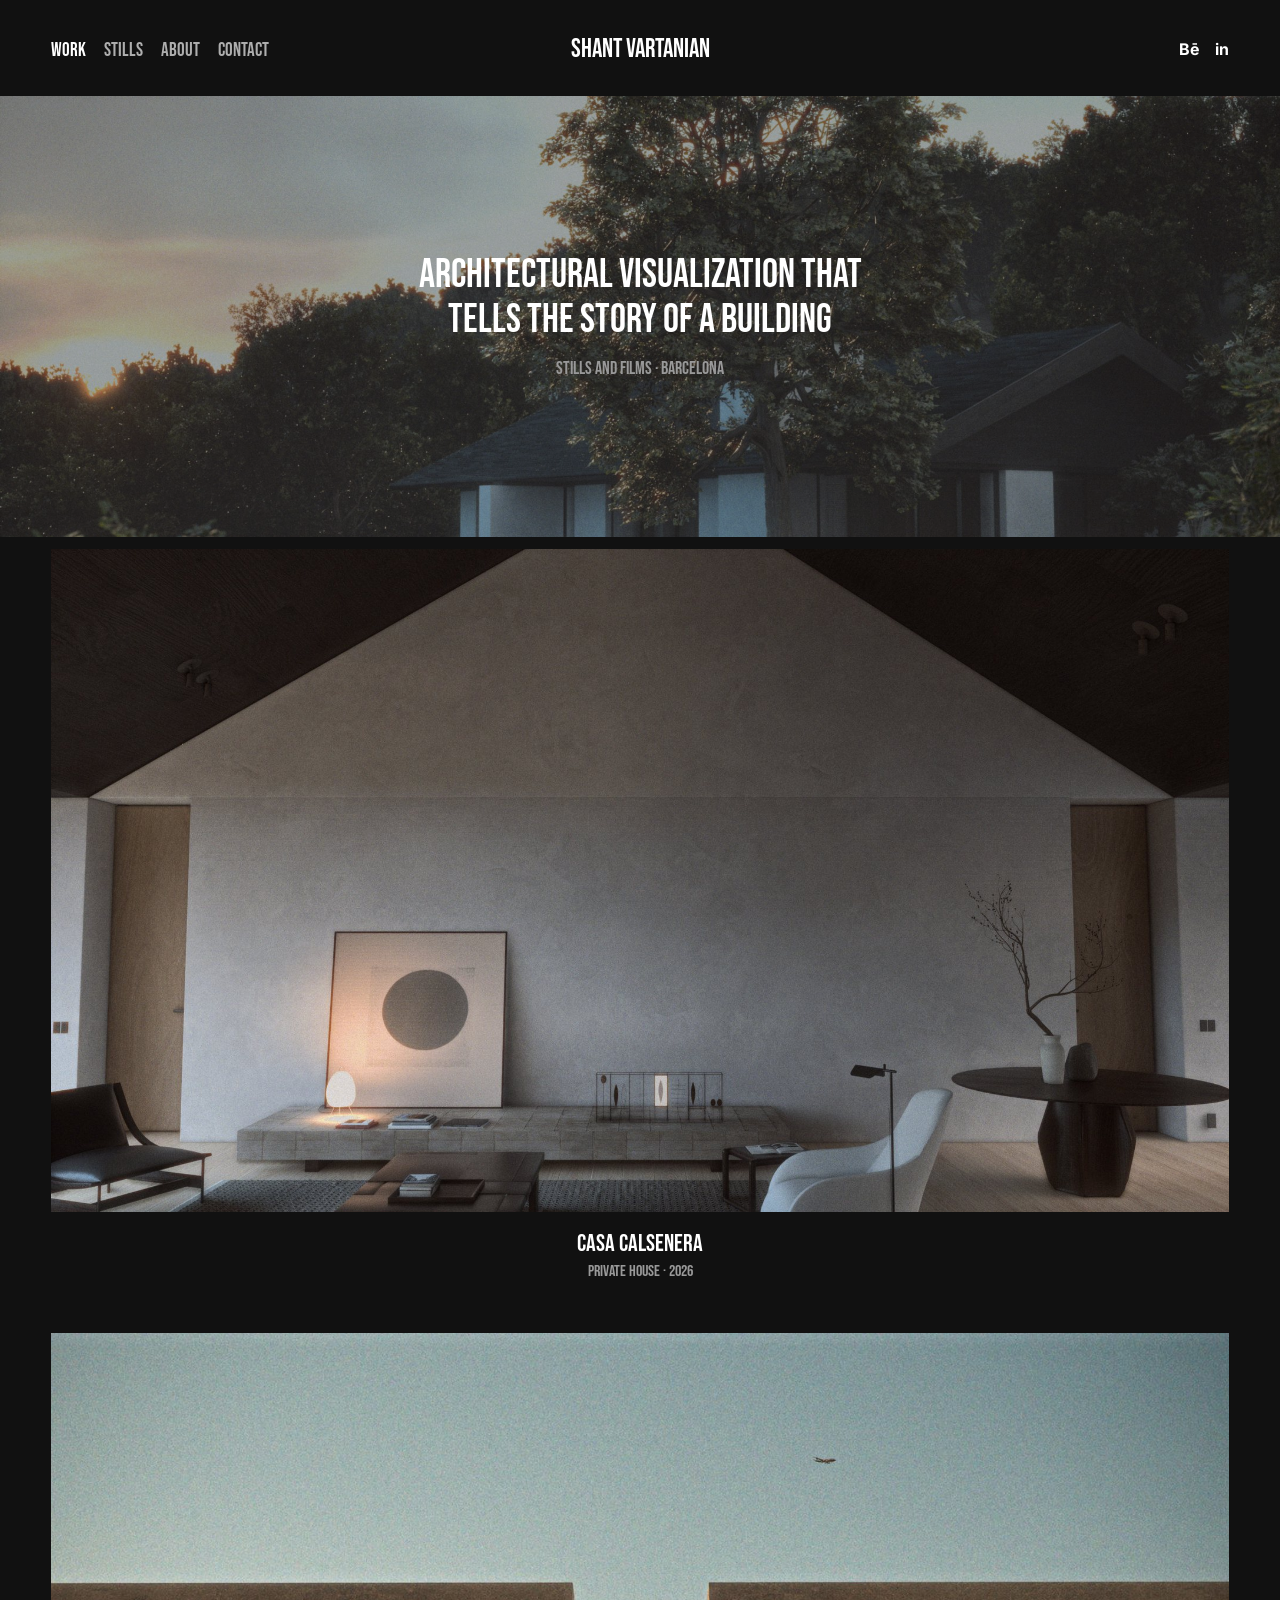
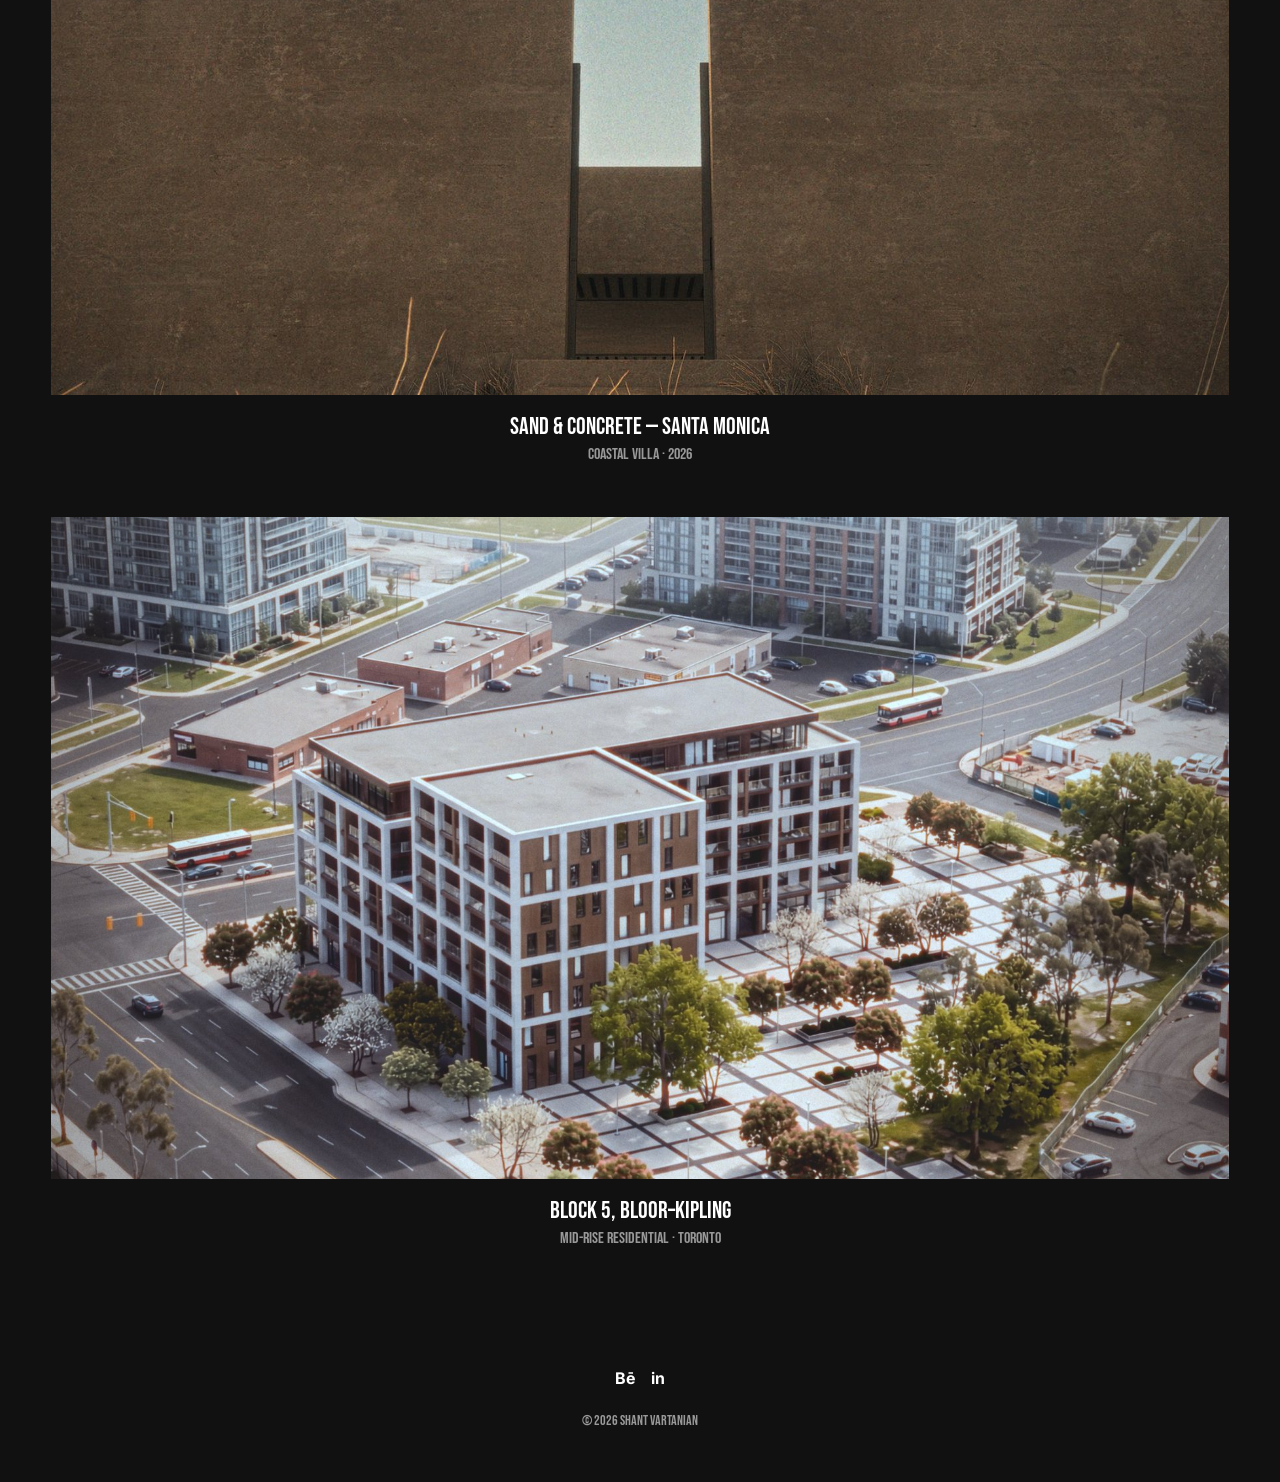
<file: index.html>
<!DOCTYPE html>
<html lang="en">
<head>
<meta charset="utf-8">
<meta name="viewport" content="width=device-width, initial-scale=1">
<title>Shant Vartanian | Architectural visualization</title>
<meta name="description" content="Shant Vartanian is a 3D artist in Barcelona making architectural visualization: stills and films that tell the story of a building.">
<meta property="og:title" content="Shant Vartanian | Architectural visualization">
<meta property="og:description" content="Shant Vartanian is a 3D artist in Barcelona making architectural visualization: stills and films that tell the story of a building.">
<meta property="og:type" content="website">
<meta property="og:image" content="https://shantvartanian.github.io/img/og.jpg">
<meta property="og:url" content="https://shantvartanian.github.io/">
<meta name="twitter:card" content="summary_large_image">
<link rel="icon" href="data:image/svg+xml,%3Csvg xmlns='http://www.w3.org/2000/svg' viewBox='0 0 64 64'%3E%3Crect width='64' height='64' fill='%23111'/%3E%3Ctext x='32' y='45' font-family='Arial Narrow,Arial' font-size='34' font-weight='700' text-anchor='middle' fill='%23fff'%3ESV%3C/text%3E%3C/svg%3E">
<link rel="preconnect" href="https://fonts.googleapis.com">
<link rel="preconnect" href="https://fonts.gstatic.com" crossorigin>
<link href="https://fonts.googleapis.com/css2?family=Bebas+Neue&family=Inter:wght@300;400;700&display=swap" rel="stylesheet">
<link rel="stylesheet" href="site.css">
</head>
<body>
<a class="skip" href="#main">Skip to content</a>

<header class="wrap site-head">
  <nav class="nav" aria-label="Main">
    <a href="index.html" aria-current="page">Work</a>
    <a href="stills.html">Stills</a>
    <a href="about.html">About</a>
    <a href="contact.html">Contact</a>
  </nav>
  <a class="name" href="index.html">Shant Vartanian</a>
  <div class="profiles"><a href="https://www.behance.net/shantvartanian" aria-label="Behance">Bē</a><a href="https://www.linkedin.com/in/shant-vartanian-483949226/" aria-label="LinkedIn">in</a></div>
</header>

<main id="main">
<section class="masthead" aria-label="Introduction">
  <img src="img/hero.jpg" srcset="img/hero-sm.jpg 1200w, img/hero.jpg 2400w" sizes="100vw" alt="Casa Calsenera: a dark-roofed house behind a large tree as the low sun rises" fetchpriority="high">
  <div class="masthead-text">
    <h1>Architectural visualization that tells the story of a building</h1>
    <p>Stills and films · Barcelona</p>
  </div>
</section>
<section class="wrap covers" aria-label="Projects">
  <a class="cover" href="work/casa-calsenera.html">
    <div class="cover-img"><img src="img/casa/05-living.jpg" srcset="img/casa/05-living-sm.jpg 960w, img/casa/05-living.jpg 2000w" sizes="100vw" style="object-position:50% 55%" alt="Casa Calsenera" loading="lazy" decoding="async"></div>
    <h2>Casa Calsenera</h2>
    <p>Private house · 2026</p>
  </a>
  <a class="cover" href="work/sand-and-concrete.html">
    <div class="cover-img"><img src="img/santa-monica/03-entrance.jpg" srcset="img/santa-monica/03-entrance-sm.jpg 960w, img/santa-monica/03-entrance.jpg 2000w" sizes="100vw" style="object-position:50% 50%" alt="Sand &amp; Concrete — Santa Monica" loading="lazy" decoding="async"></div>
    <h2>Sand &amp; Concrete — Santa Monica</h2>
    <p>Coastal villa · 2026</p>
  </a>
  <a class="cover" href="work/block-5-bloor-kipling.html">
    <div class="cover-img"><img src="img/block-5/02-aerial-final.jpg" srcset="img/block-5/02-aerial-final-sm.jpg 900w, img/block-5/02-aerial-final.jpg 1800w" sizes="100vw" style="object-position:50% 55%" alt="Block 5, Bloor–Kipling" loading="lazy" decoding="async"></div>
    <h2>Block 5, Bloor–Kipling</h2>
    <p>Mid-rise residential · Toronto</p>
  </a>
</section>
</main>
<footer class="wrap site-foot">
  <div class="profiles"><a href="https://www.behance.net/shantvartanian" aria-label="Behance">Bē</a><a href="https://www.linkedin.com/in/shant-vartanian-483949226/" aria-label="LinkedIn">in</a></div>
  <small>&copy; <span data-year>2026</span> Shant Vartanian</small>
</footer>
<script src="site.js"></script>
</body>
</html>
</file>
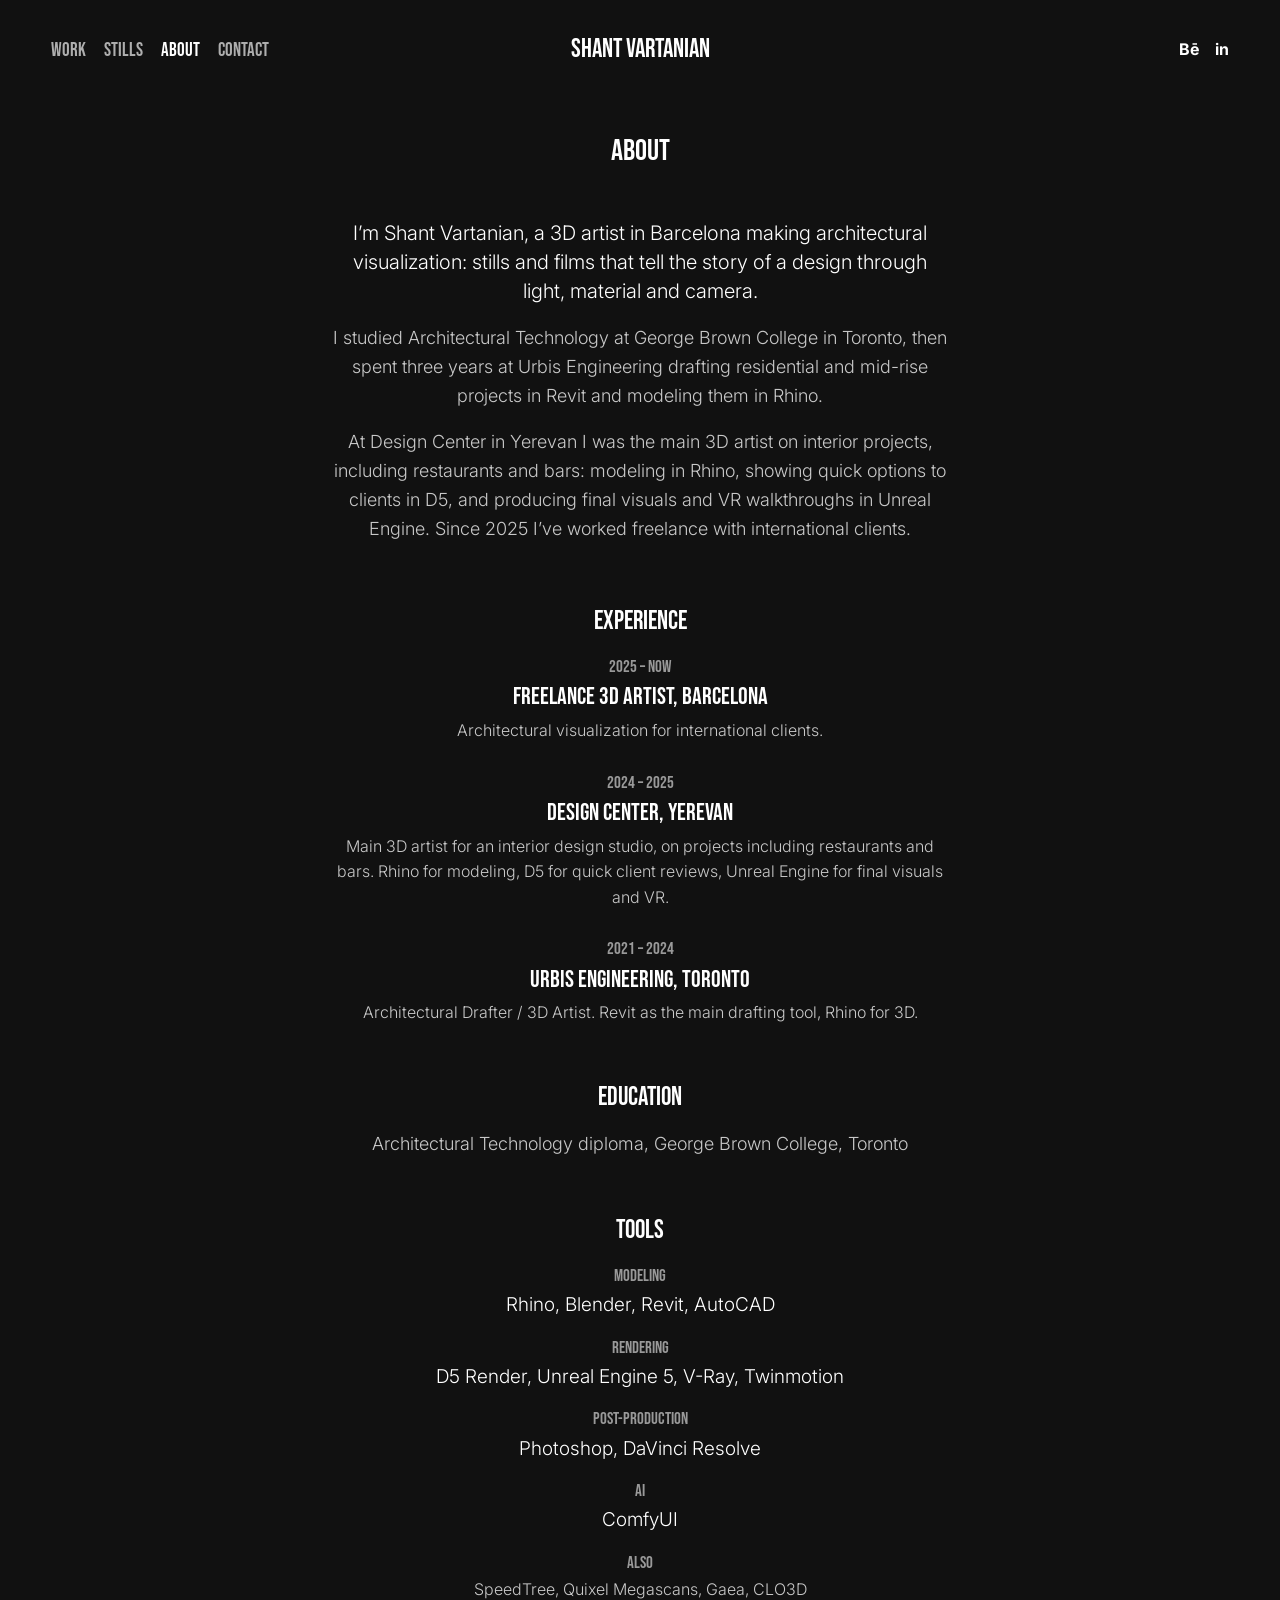
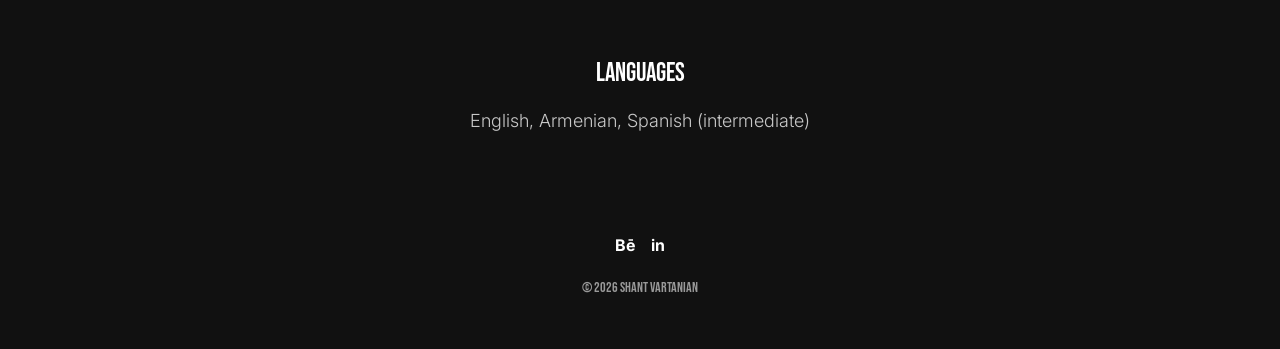
<file: about.html>
<!DOCTYPE html>
<html lang="en">
<head>
<meta charset="utf-8">
<meta name="viewport" content="width=device-width, initial-scale=1">
<title>About | Shant Vartanian</title>
<meta name="description" content="About Shant Vartanian, 3D artist in Barcelona: experience, tools and background.">
<meta property="og:title" content="About | Shant Vartanian">
<meta property="og:description" content="About Shant Vartanian, 3D artist in Barcelona: experience, tools and background.">
<meta property="og:type" content="website">
<meta property="og:image" content="https://shantvartanian.github.io/img/og.jpg">
<meta property="og:url" content="https://shantvartanian.github.io/about.html">
<meta name="twitter:card" content="summary_large_image">
<link rel="icon" href="data:image/svg+xml,%3Csvg xmlns='http://www.w3.org/2000/svg' viewBox='0 0 64 64'%3E%3Crect width='64' height='64' fill='%23111'/%3E%3Ctext x='32' y='45' font-family='Arial Narrow,Arial' font-size='34' font-weight='700' text-anchor='middle' fill='%23fff'%3ESV%3C/text%3E%3C/svg%3E">
<link rel="preconnect" href="https://fonts.googleapis.com">
<link rel="preconnect" href="https://fonts.gstatic.com" crossorigin>
<link href="https://fonts.googleapis.com/css2?family=Bebas+Neue&family=Inter:wght@300;400;700&display=swap" rel="stylesheet">
<link rel="stylesheet" href="site.css">
</head>
<body>
<a class="skip" href="#main">Skip to content</a>

<header class="wrap site-head">
  <nav class="nav" aria-label="Main">
    <a href="index.html">Work</a>
    <a href="stills.html">Stills</a>
    <a href="about.html" aria-current="page">About</a>
    <a href="contact.html">Contact</a>
  </nav>
  <a class="name" href="index.html">Shant Vartanian</a>
  <div class="profiles"><a href="https://www.behance.net/shantvartanian" aria-label="Behance">Bē</a><a href="https://www.linkedin.com/in/shant-vartanian-483949226/" aria-label="LinkedIn">in</a></div>
</header>

<main id="main">
<section class="wrap page-head"><h1>About</h1></section>
<section class="wrap read about-text">
  <p>I’m Shant Vartanian, a 3D artist in Barcelona making architectural visualization: stills and films that tell the story of a design through light, material and camera.</p>
  <p>I studied Architectural Technology at George Brown College in Toronto, then spent three years at Urbis Engineering drafting residential and mid-rise projects in Revit and modeling them in Rhino.</p>
  <p>At Design Center in Yerevan I was the main 3D artist on interior projects, including restaurants and bars: modeling in Rhino, showing quick options to clients in D5, and producing final visuals and VR walkthroughs in Unreal Engine. Since 2025 I’ve worked freelance with international clients.</p>
</section>
<section class="wrap block" aria-labelledby="exp-h">
  <h2 id="exp-h">Experience</h2>
  <ol class="jobs">
    <li><span class="when">2025 – now</span><span class="what">Freelance 3D artist, Barcelona</span><span class="desc">Architectural visualization for international clients.</span></li>
    <li><span class="when">2024 – 2025</span><span class="what">Design Center, Yerevan</span><span class="desc">Main 3D artist for an interior design studio, on projects including restaurants and bars. Rhino for modeling, D5 for quick client reviews, Unreal Engine for final visuals and VR.</span></li>
    <li><span class="when">2021 – 2024</span><span class="what">Urbis Engineering, Toronto</span><span class="desc">Architectural Drafter / 3D Artist. Revit as the main drafting tool, Rhino for 3D.</span></li>
  </ol>
</section>
<section class="wrap block" aria-labelledby="edu-h">
  <h2 id="edu-h">Education</h2>
  <p>Architectural Technology diploma, George Brown College, Toronto</p>
</section>
<section class="wrap block" aria-labelledby="tools-h">
  <h2 id="tools-h">Tools</h2>
  <dl class="tools">
    <div class="lead"><dt>Modeling</dt><dd>Rhino, Blender, Revit, AutoCAD</dd></div>
    <div class="lead"><dt>Rendering</dt><dd>D5 Render, Unreal Engine 5, V-Ray, Twinmotion</dd></div>
    <div class="lead"><dt>Post-production</dt><dd>Photoshop, DaVinci Resolve</dd></div>
    <div class="lead"><dt>AI</dt><dd>ComfyUI</dd></div>
    <div><dt>Also</dt><dd>SpeedTree, Quixel Megascans, Gaea, CLO3D</dd></div>
  </dl>
</section>
<section class="wrap block" aria-labelledby="lang-h">
  <h2 id="lang-h">Languages</h2>
  <p>English, Armenian, Spanish (intermediate)</p>
</section>
</main>
<footer class="wrap site-foot">
  <div class="profiles"><a href="https://www.behance.net/shantvartanian" aria-label="Behance">Bē</a><a href="https://www.linkedin.com/in/shant-vartanian-483949226/" aria-label="LinkedIn">in</a></div>
  <small>&copy; <span data-year>2026</span> Shant Vartanian</small>
</footer>
<script src="site.js"></script>
</body>
</html>
</file>
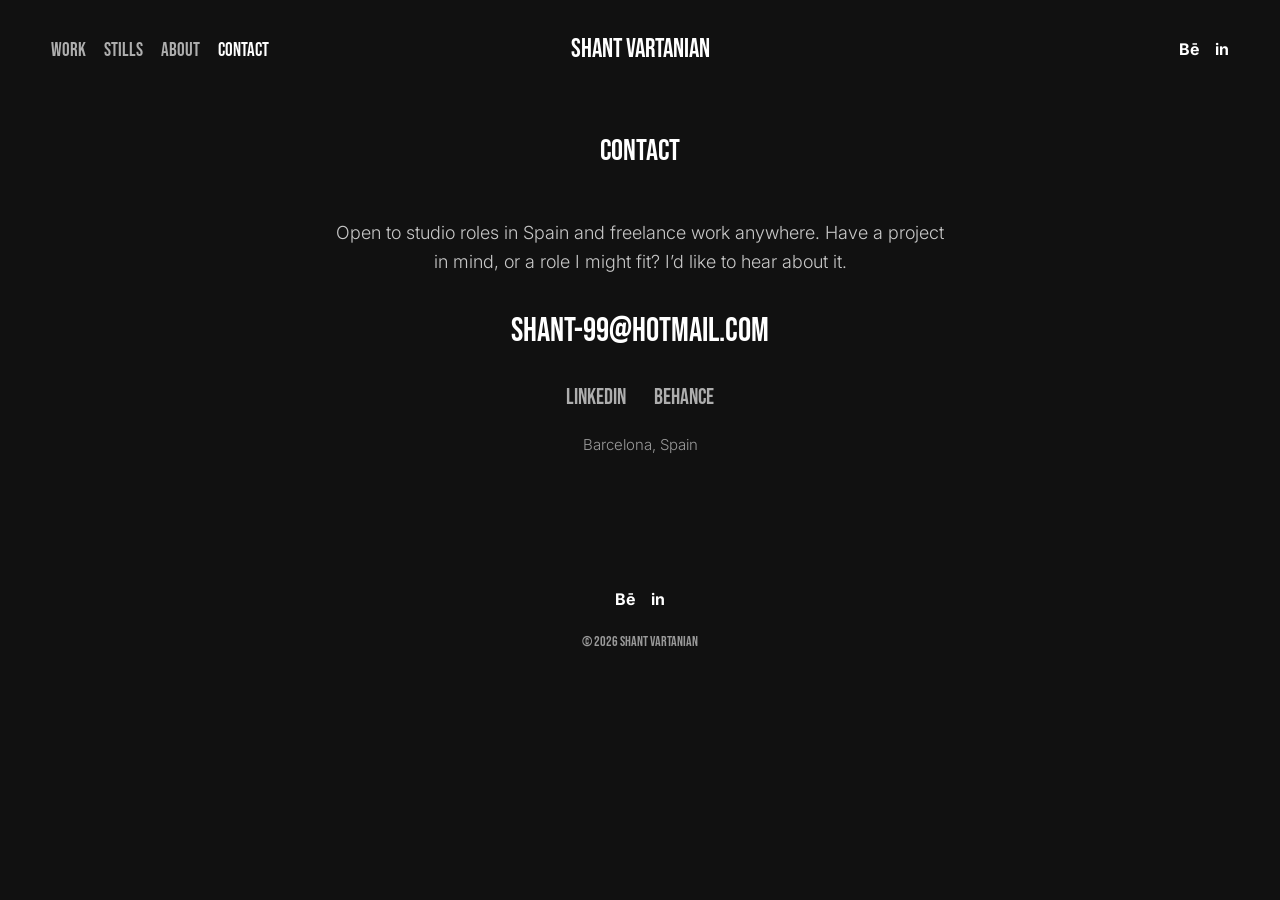
<file: contact.html>
<!DOCTYPE html>
<html lang="en">
<head>
<meta charset="utf-8">
<meta name="viewport" content="width=device-width, initial-scale=1">
<title>Contact | Shant Vartanian</title>
<meta name="description" content="Contact Shant Vartanian, 3D artist in Barcelona.">
<meta property="og:title" content="Contact | Shant Vartanian">
<meta property="og:description" content="Contact Shant Vartanian, 3D artist in Barcelona.">
<meta property="og:type" content="website">
<meta property="og:image" content="https://shantvartanian.github.io/img/og.jpg">
<meta property="og:url" content="https://shantvartanian.github.io/contact.html">
<meta name="twitter:card" content="summary_large_image">
<link rel="icon" href="data:image/svg+xml,%3Csvg xmlns='http://www.w3.org/2000/svg' viewBox='0 0 64 64'%3E%3Crect width='64' height='64' fill='%23111'/%3E%3Ctext x='32' y='45' font-family='Arial Narrow,Arial' font-size='34' font-weight='700' text-anchor='middle' fill='%23fff'%3ESV%3C/text%3E%3C/svg%3E">
<link rel="preconnect" href="https://fonts.googleapis.com">
<link rel="preconnect" href="https://fonts.gstatic.com" crossorigin>
<link href="https://fonts.googleapis.com/css2?family=Bebas+Neue&family=Inter:wght@300;400;700&display=swap" rel="stylesheet">
<link rel="stylesheet" href="site.css">
</head>
<body>
<a class="skip" href="#main">Skip to content</a>

<header class="wrap site-head">
  <nav class="nav" aria-label="Main">
    <a href="index.html">Work</a>
    <a href="stills.html">Stills</a>
    <a href="about.html">About</a>
    <a href="contact.html" aria-current="page">Contact</a>
  </nav>
  <a class="name" href="index.html">Shant Vartanian</a>
  <div class="profiles"><a href="https://www.behance.net/shantvartanian" aria-label="Behance">Bē</a><a href="https://www.linkedin.com/in/shant-vartanian-483949226/" aria-label="LinkedIn">in</a></div>
</header>

<main id="main">
<section class="wrap page-head"><h1>Contact</h1></section>
<section class="wrap read contact">
  <p>Open to studio roles in Spain and freelance work anywhere. Have a project in mind, or a role I might fit? I’d like to hear about it.</p>
  <a class="email" data-email data-email-text href="mailto:shant-99@hotmail.com">shant-99@hotmail.com</a>
  <div class="contact-links"><a href="https://www.linkedin.com/in/shant-vartanian-483949226/">LinkedIn</a><a href="https://www.behance.net/shantvartanian">Behance</a></div>
  <p class="where">Barcelona, Spain</p>
</section>
</main>
<footer class="wrap site-foot">
  <div class="profiles"><a href="https://www.behance.net/shantvartanian" aria-label="Behance">Bē</a><a href="https://www.linkedin.com/in/shant-vartanian-483949226/" aria-label="LinkedIn">in</a></div>
  <small>&copy; <span data-year>2026</span> Shant Vartanian</small>
</footer>
<script src="site.js"></script>
</body>
</html>
</file>
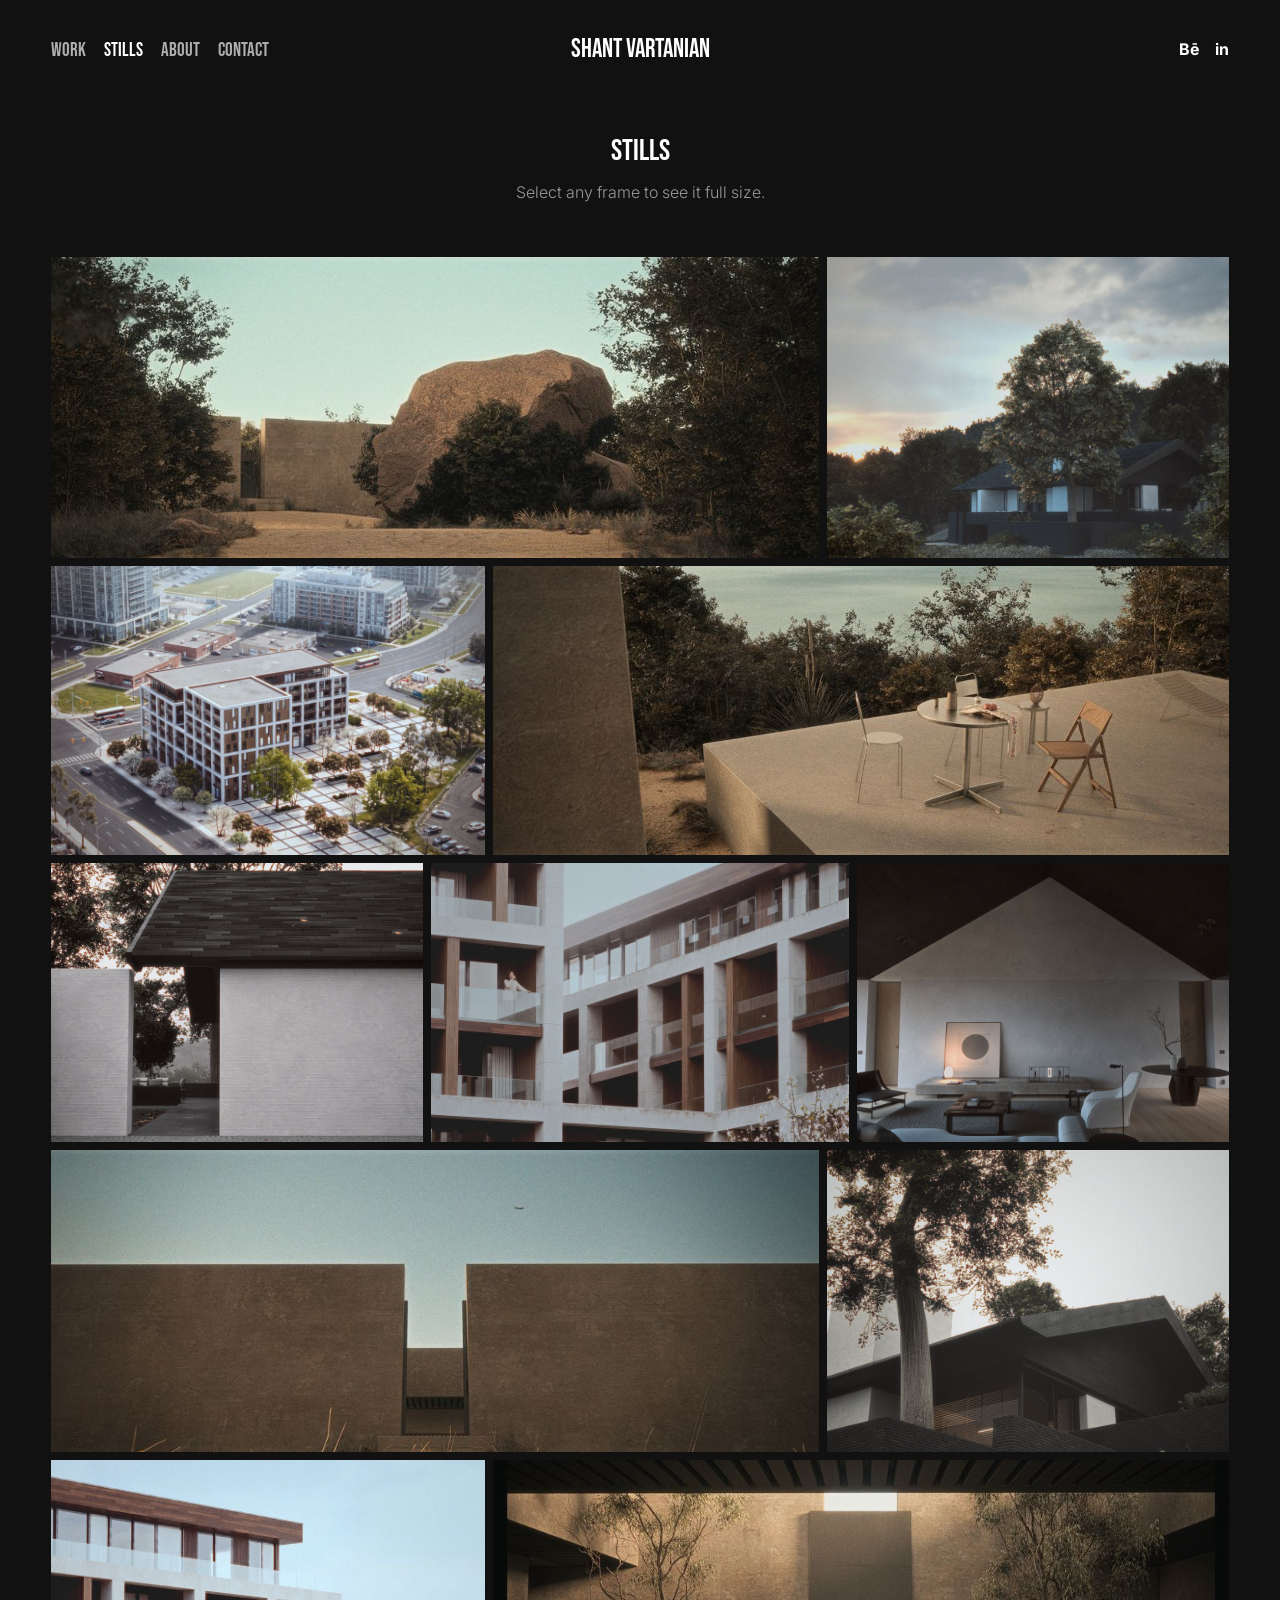
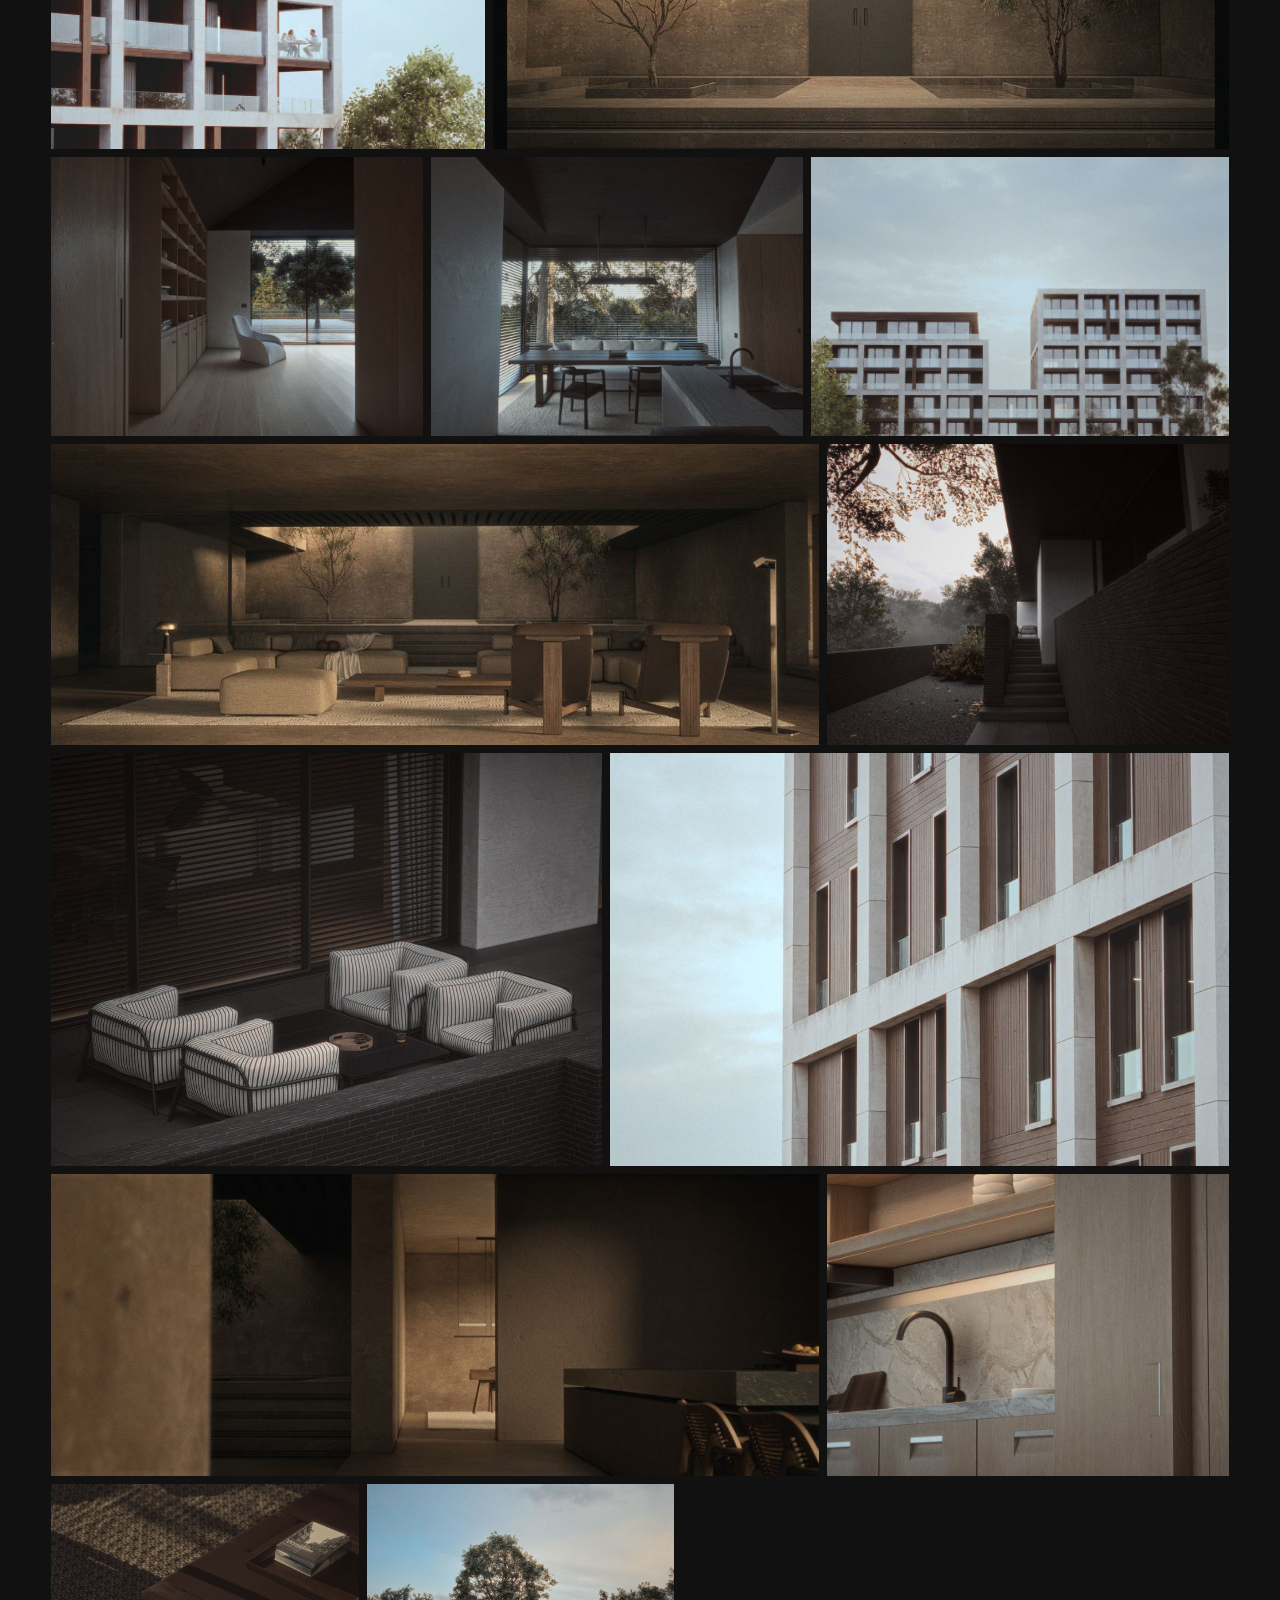
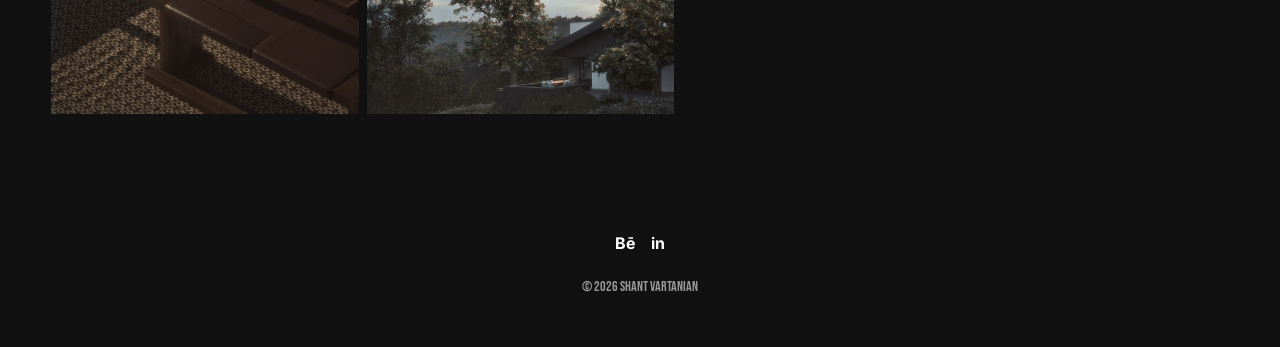
<file: stills.html>
<!DOCTYPE html>
<html lang="en">
<head>
<meta charset="utf-8">
<meta name="viewport" content="width=device-width, initial-scale=1">
<title>Stills | Shant Vartanian</title>
<meta name="description" content="Stills from Shant Vartanian&#x27;s architectural visualization projects.">
<meta property="og:title" content="Stills | Shant Vartanian">
<meta property="og:description" content="Stills from Shant Vartanian&#x27;s architectural visualization projects.">
<meta property="og:type" content="website">
<meta property="og:image" content="https://shantvartanian.github.io/img/og.jpg">
<meta property="og:url" content="https://shantvartanian.github.io/stills.html">
<meta name="twitter:card" content="summary_large_image">
<link rel="icon" href="data:image/svg+xml,%3Csvg xmlns='http://www.w3.org/2000/svg' viewBox='0 0 64 64'%3E%3Crect width='64' height='64' fill='%23111'/%3E%3Ctext x='32' y='45' font-family='Arial Narrow,Arial' font-size='34' font-weight='700' text-anchor='middle' fill='%23fff'%3ESV%3C/text%3E%3C/svg%3E">
<link rel="preconnect" href="https://fonts.googleapis.com">
<link rel="preconnect" href="https://fonts.gstatic.com" crossorigin>
<link href="https://fonts.googleapis.com/css2?family=Bebas+Neue&family=Inter:wght@300;400;700&display=swap" rel="stylesheet">
<link rel="stylesheet" href="site.css">
</head>
<body>
<a class="skip" href="#main">Skip to content</a>

<header class="wrap site-head">
  <nav class="nav" aria-label="Main">
    <a href="index.html">Work</a>
    <a href="stills.html" aria-current="page">Stills</a>
    <a href="about.html">About</a>
    <a href="contact.html">Contact</a>
  </nav>
  <a class="name" href="index.html">Shant Vartanian</a>
  <div class="profiles"><a href="https://www.behance.net/shantvartanian" aria-label="Behance">Bē</a><a href="https://www.linkedin.com/in/shant-vartanian-483949226/" aria-label="LinkedIn">in</a></div>
</header>

<main id="main">
<section class="wrap page-head"><h1>Stills</h1><p>Select any frame to see it full size.</p></section>
<section class="wrap stills" aria-label="All stills"><figure class="still" style="--r:2.5445"><button type="button" data-full="img/santa-monica/06-boulder.jpg" data-caption="Sand &amp; Concrete — Santa Monica. Arrival: the villa half-hidden behind a massive boulder and dense coastal scrub." aria-label="View larger: The villa half-hidden behind a massive boulder and coastal scrub"><img src="img/santa-monica/06-boulder-sm.jpg" alt="The villa half-hidden behind a massive boulder and coastal scrub" loading="lazy" decoding="async" width="960" height="377"></button></figure><figure class="still" style="--r:1.3333"><button type="button" data-full="img/casa/11-hero-wide.jpg" data-caption="Casa Calsenera" aria-label="View larger: The house behind a large tree with the low sun on the horizon"><img src="img/casa/11-hero-wide-sm.jpg" alt="The house behind a large tree with the low sun on the horizon" loading="lazy" decoding="async" width="960" height="720"></button></figure><figure class="still" style="--r:1.5000"><button type="button" data-full="img/block-5/02-aerial-final.jpg" data-caption="Block 5, Bloor–Kipling" aria-label="View larger: Aerial view of the block, its paved public square and the surrounding streets"><img src="img/block-5/02-aerial-final-sm.jpg" alt="Aerial view of the block, its paved public square and the surrounding streets" loading="lazy" decoding="async" width="960" height="640"></button></figure><figure class="still" style="--r:2.5445"><button type="button" data-full="img/santa-monica/01-terrace.jpg" data-caption="Sand &amp; Concrete — Santa Monica. Terrace: aluminium table and chairs modeled after Frama&#x27;s Tasca series, designed by Pedro Sottomayor." aria-label="View larger: Aluminium table and chairs on a concrete terrace above the coast"><img src="img/santa-monica/01-terrace-sm.jpg" alt="Aluminium table and chairs on a concrete terrace above the coast" loading="lazy" decoding="async" width="960" height="377"></button></figure><figure class="still" style="--r:1.3333"><button type="button" data-full="img/casa/02-wall-opening.jpg" data-caption="Casa Calsenera" aria-label="View larger: Opening in a white brick wall beneath the dark tiled roof"><img src="img/casa/02-wall-opening-sm.jpg" alt="Opening in a white brick wall beneath the dark tiled roof" loading="lazy" decoding="async" width="960" height="720"></button></figure><figure class="still" style="--r:1.5000"><button type="button" data-full="img/block-5/03-courtyard-final.jpg" data-caption="Block 5, Bloor–Kipling" aria-label="View larger: A resident with a coffee on a balcony overlooking the courtyard"><img src="img/block-5/03-courtyard-final-sm.jpg" alt="A resident with a coffee on a balcony overlooking the courtyard" loading="lazy" decoding="async" width="960" height="640"></button></figure><figure class="still" style="--r:1.3333"><button type="button" data-full="img/casa/05-living.jpg" data-caption="Casa Calsenera. Living room: Yves sofa by Minotti, Catamaran coffee table by Studio Liaigre, the low ceramic-tiled Andrée table by Hannes Peer for Minotti and the Asterias table by Patricia Urquiola for Molteni&amp;C." aria-label="View larger: Living room with a low ceramic-tiled table, artwork and lounge chairs"><img src="img/casa/05-living-sm.jpg" alt="Living room with a low ceramic-tiled table, artwork and lounge chairs" loading="lazy" decoding="async" width="960" height="720"></button></figure><figure class="still" style="--r:2.5445"><button type="button" data-full="img/santa-monica/03-entrance.jpg" data-caption="Sand &amp; Concrete — Santa Monica. Brutalist mass against an open sky: two blind concrete walls rising from the dry, sandy ground." aria-label="View larger: Two blind concrete walls rising from dry grass against the sky"><img src="img/santa-monica/03-entrance-sm.jpg" alt="Two blind concrete walls rising from dry grass against the sky" loading="lazy" decoding="async" width="960" height="377"></button></figure><figure class="still" style="--r:1.3333"><button type="button" data-full="img/casa/01-eave.jpg" data-caption="Casa Calsenera" aria-label="View larger: Dark roof eave and a tall tree in the morning mist"><img src="img/casa/01-eave-sm.jpg" alt="Dark roof eave and a tall tree in the morning mist" loading="lazy" decoding="async" width="960" height="720"></button></figure><figure class="still" style="--r:1.5000"><button type="button" data-full="img/block-5/04-terrace-final.jpg" data-caption="Block 5, Bloor–Kipling" aria-label="View larger: A family eating on a corner terrace of the upper floors"><img src="img/block-5/04-terrace-final-sm.jpg" alt="A family eating on a corner terrace of the upper floors" loading="lazy" decoding="async" width="960" height="640"></button></figure><figure class="still" style="--r:2.5445"><button type="button" data-full="img/santa-monica/02-courtyard.jpg" data-caption="Sand &amp; Concrete — Santa Monica. Inner courtyard: planted pools, raw concrete and a slot of morning light above the entrance doors." aria-label="View larger: Inner courtyard with planted pools and tall entrance doors"><img src="img/santa-monica/02-courtyard-sm.jpg" alt="Inner courtyard with planted pools and tall entrance doors" loading="lazy" decoding="async" width="960" height="377"></button></figure><figure class="still" style="--r:1.3333"><button type="button" data-full="img/casa/06-library.jpg" data-caption="Casa Calsenera" aria-label="View larger: Oak library wall and an armchair facing the garden"><img src="img/casa/06-library-sm.jpg" alt="Oak library wall and an armchair facing the garden" loading="lazy" decoding="async" width="960" height="720"></button></figure><figure class="still" style="--r:1.3333"><button type="button" data-full="img/casa/08-dining.jpg" data-caption="Casa Calsenera" aria-label="View larger: Dining table and kitchen island in front of a wall of blinds"><img src="img/casa/08-dining-sm.jpg" alt="Dining table and kitchen island in front of a wall of blinds" loading="lazy" decoding="async" width="960" height="720"></button></figure><figure class="still" style="--r:1.5000"><button type="button" data-full="img/block-5/01-two-blocks-final.jpg" data-caption="Block 5, Bloor–Kipling" aria-label="View larger: The two residential blocks against an overcast sky"><img src="img/block-5/01-two-blocks-final-sm.jpg" alt="The two residential blocks against an overcast sky" loading="lazy" decoding="async" width="960" height="640"></button></figure><figure class="still" style="--r:2.5445"><button type="button" data-full="img/santa-monica/04-living.jpg" data-caption="Sand &amp; Concrete — Santa Monica. Living room, looking back toward the courtyard." aria-label="View larger: Living room looking back toward the courtyard"><img src="img/santa-monica/04-living-sm.jpg" alt="Living room looking back toward the courtyard" loading="lazy" decoding="async" width="960" height="377"></button></figure><figure class="still" style="--r:1.3333"><button type="button" data-full="img/casa/03-stairs.jpg" data-caption="Casa Calsenera" aria-label="View larger: Exterior stair beside a dark brick wall, fog among the trees"><img src="img/casa/03-stairs-sm.jpg" alt="Exterior stair beside a dark brick wall, fog among the trees" loading="lazy" decoding="async" width="960" height="720"></button></figure><figure class="still" style="--r:1.3333"><button type="button" data-full="img/casa/04-terrace-chairs.jpg" data-caption="Casa Calsenera" aria-label="View larger: Striped lounge chairs on the terrace beside the louvred windows"><img src="img/casa/04-terrace-chairs-sm.jpg" alt="Striped lounge chairs on the terrace beside the louvred windows" loading="lazy" decoding="async" width="960" height="720"></button></figure><figure class="still" style="--r:1.5000"><button type="button" data-full="img/block-5/05-facade-final.jpg" data-caption="Block 5, Bloor–Kipling" aria-label="View larger: Close-up of the stone frame and timber cladding of the façade"><img src="img/block-5/05-facade-final-sm.jpg" alt="Close-up of the stone frame and timber cladding of the façade" loading="lazy" decoding="async" width="960" height="640"></button></figure><figure class="still" style="--r:2.5445"><button type="button" data-full="img/santa-monica/05-kitchen.jpg" data-caption="Sand &amp; Concrete — Santa Monica. Kitchen and dining room, framed through the villa&#x27;s layered concrete walls." aria-label="View larger: Kitchen and dining room framed by concrete walls"><img src="img/santa-monica/05-kitchen-sm.jpg" alt="Kitchen and dining room framed by concrete walls" loading="lazy" decoding="async" width="960" height="377"></button></figure><figure class="still" style="--r:1.3333"><button type="button" data-full="img/casa/07-kitchen-detail.jpg" data-caption="Casa Calsenera" aria-label="View larger: Kitchen detail: dark tap, stone splashback and oak cabinetry"><img src="img/casa/07-kitchen-detail-sm.jpg" alt="Kitchen detail: dark tap, stone splashback and oak cabinetry" loading="lazy" decoding="async" width="960" height="720"></button></figure><figure class="still" style="--r:1.3333"><button type="button" data-full="img/casa/09-coffee-table.jpg" data-caption="Casa Calsenera" aria-label="View larger: Close-up of a dark wooden coffee table with a book"><img src="img/casa/09-coffee-table-sm.jpg" alt="Close-up of a dark wooden coffee table with a book" loading="lazy" decoding="async" width="960" height="720"></button></figure><figure class="still" style="--r:1.3333"><button type="button" data-full="img/casa/10-tree-firepit.jpg" data-caption="Casa Calsenera. The fog clears and the sun breaks through, with the fire lit on the terrace." aria-label="View larger: The house under a large tree as the fog clears"><img src="img/casa/10-tree-firepit-sm.jpg" alt="The house under a large tree as the fog clears" loading="lazy" decoding="async" width="960" height="720"></button></figure></section>
</main>
<footer class="wrap site-foot">
  <div class="profiles"><a href="https://www.behance.net/shantvartanian" aria-label="Behance">Bē</a><a href="https://www.linkedin.com/in/shant-vartanian-483949226/" aria-label="LinkedIn">in</a></div>
  <small>&copy; <span data-year>2026</span> Shant Vartanian</small>
</footer>
<script src="site.js"></script>
</body>
</html>
</file>
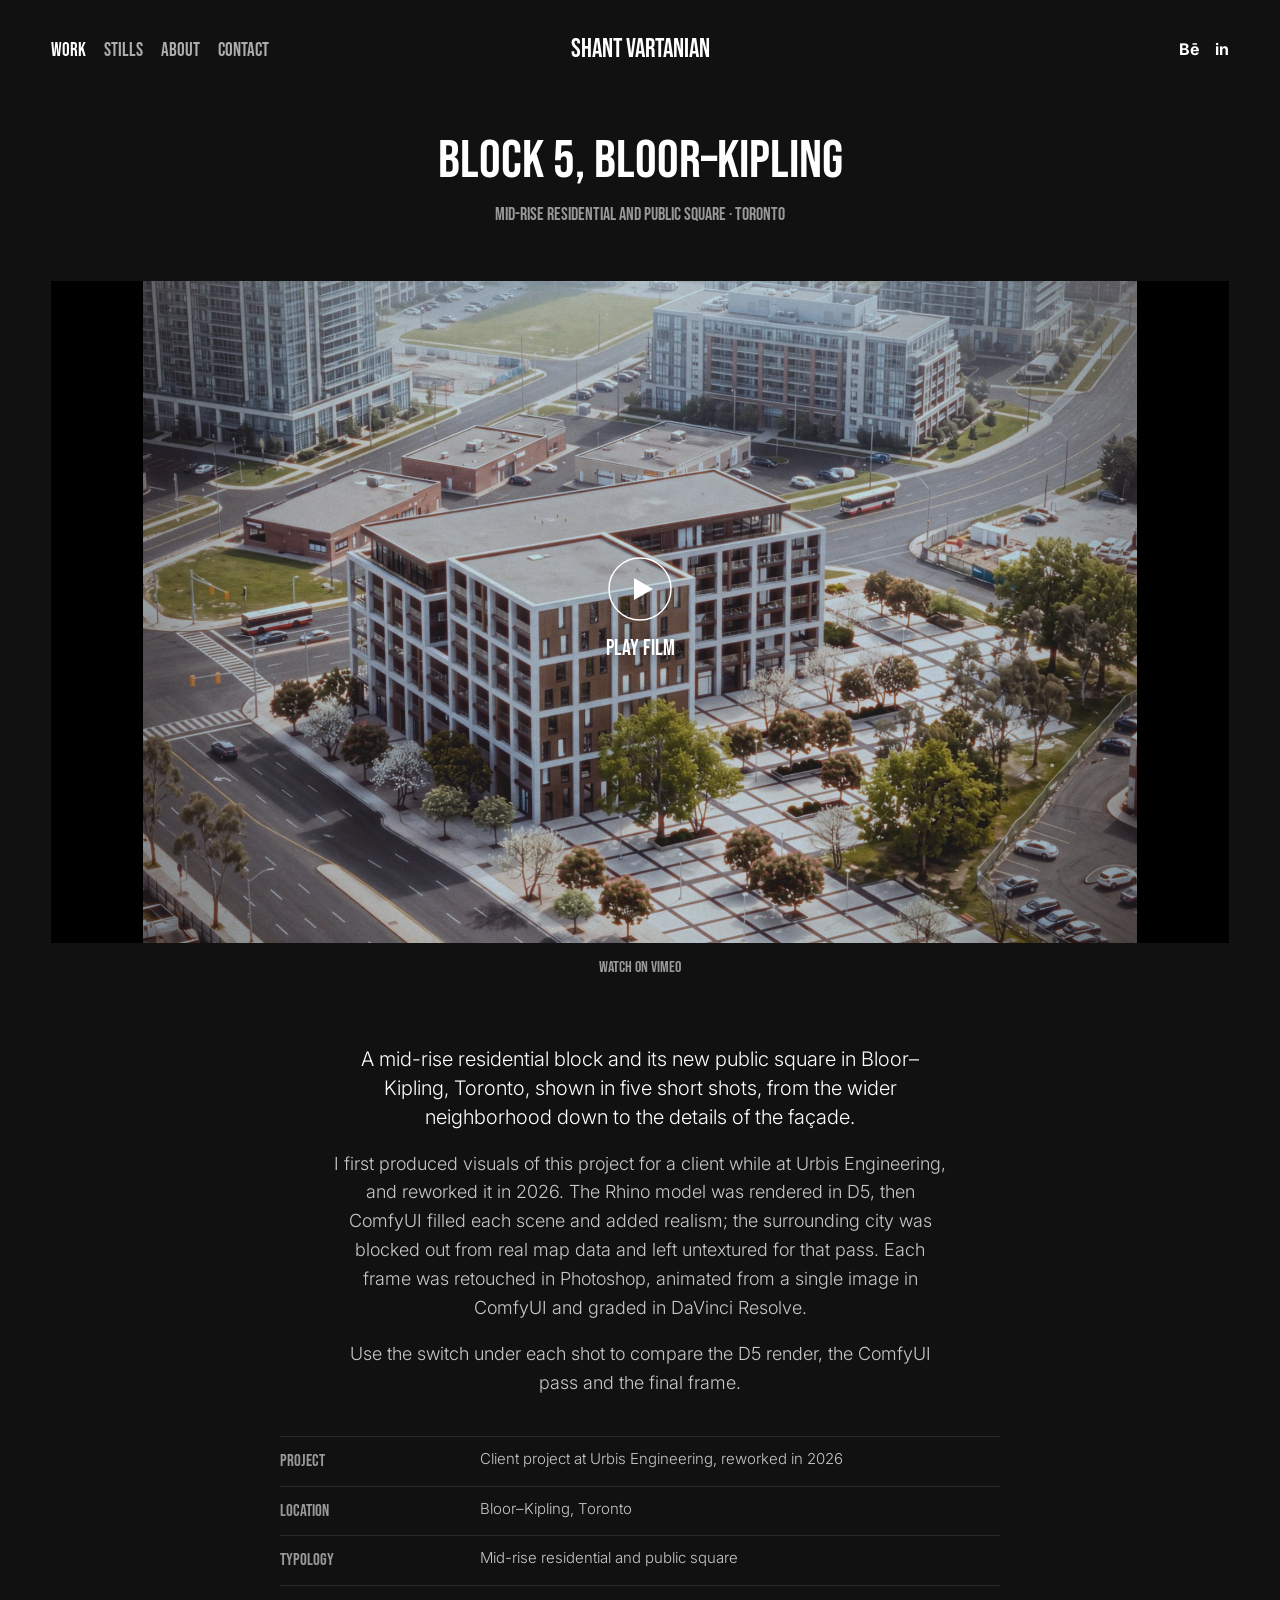
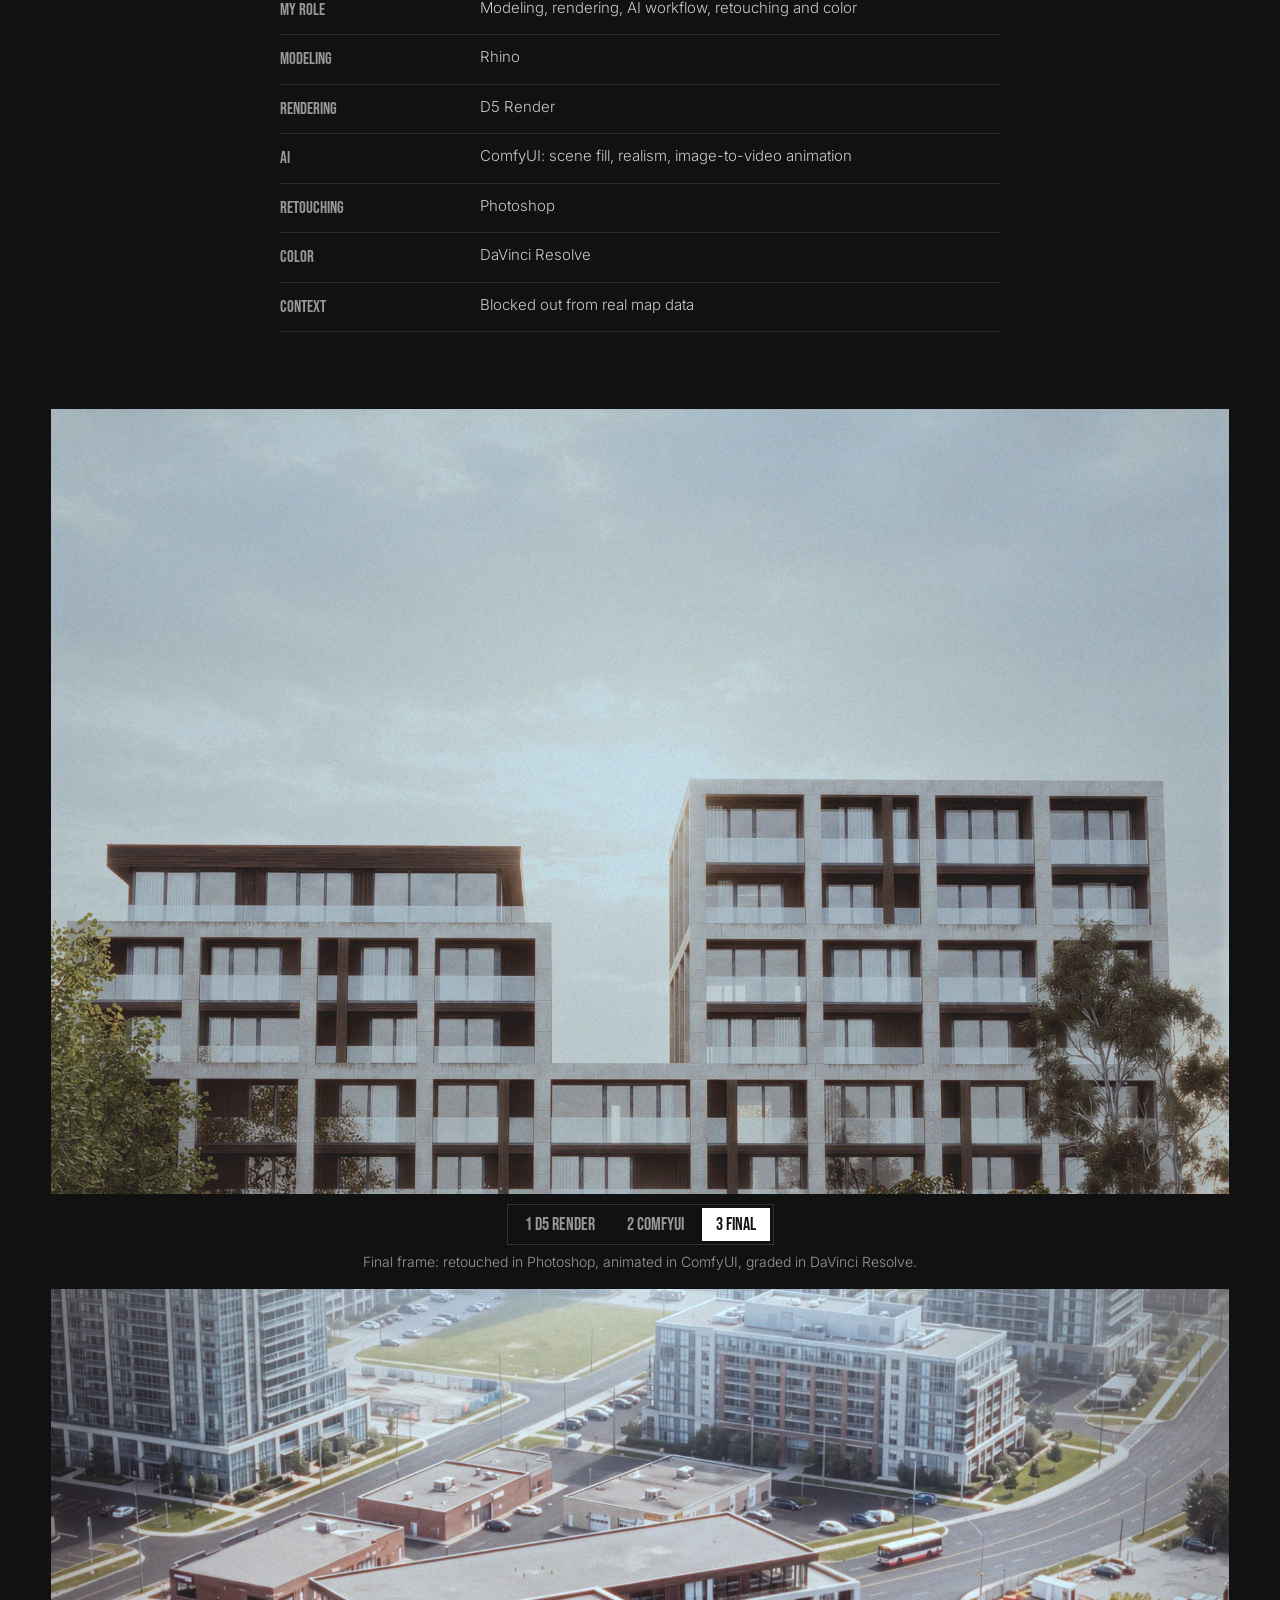
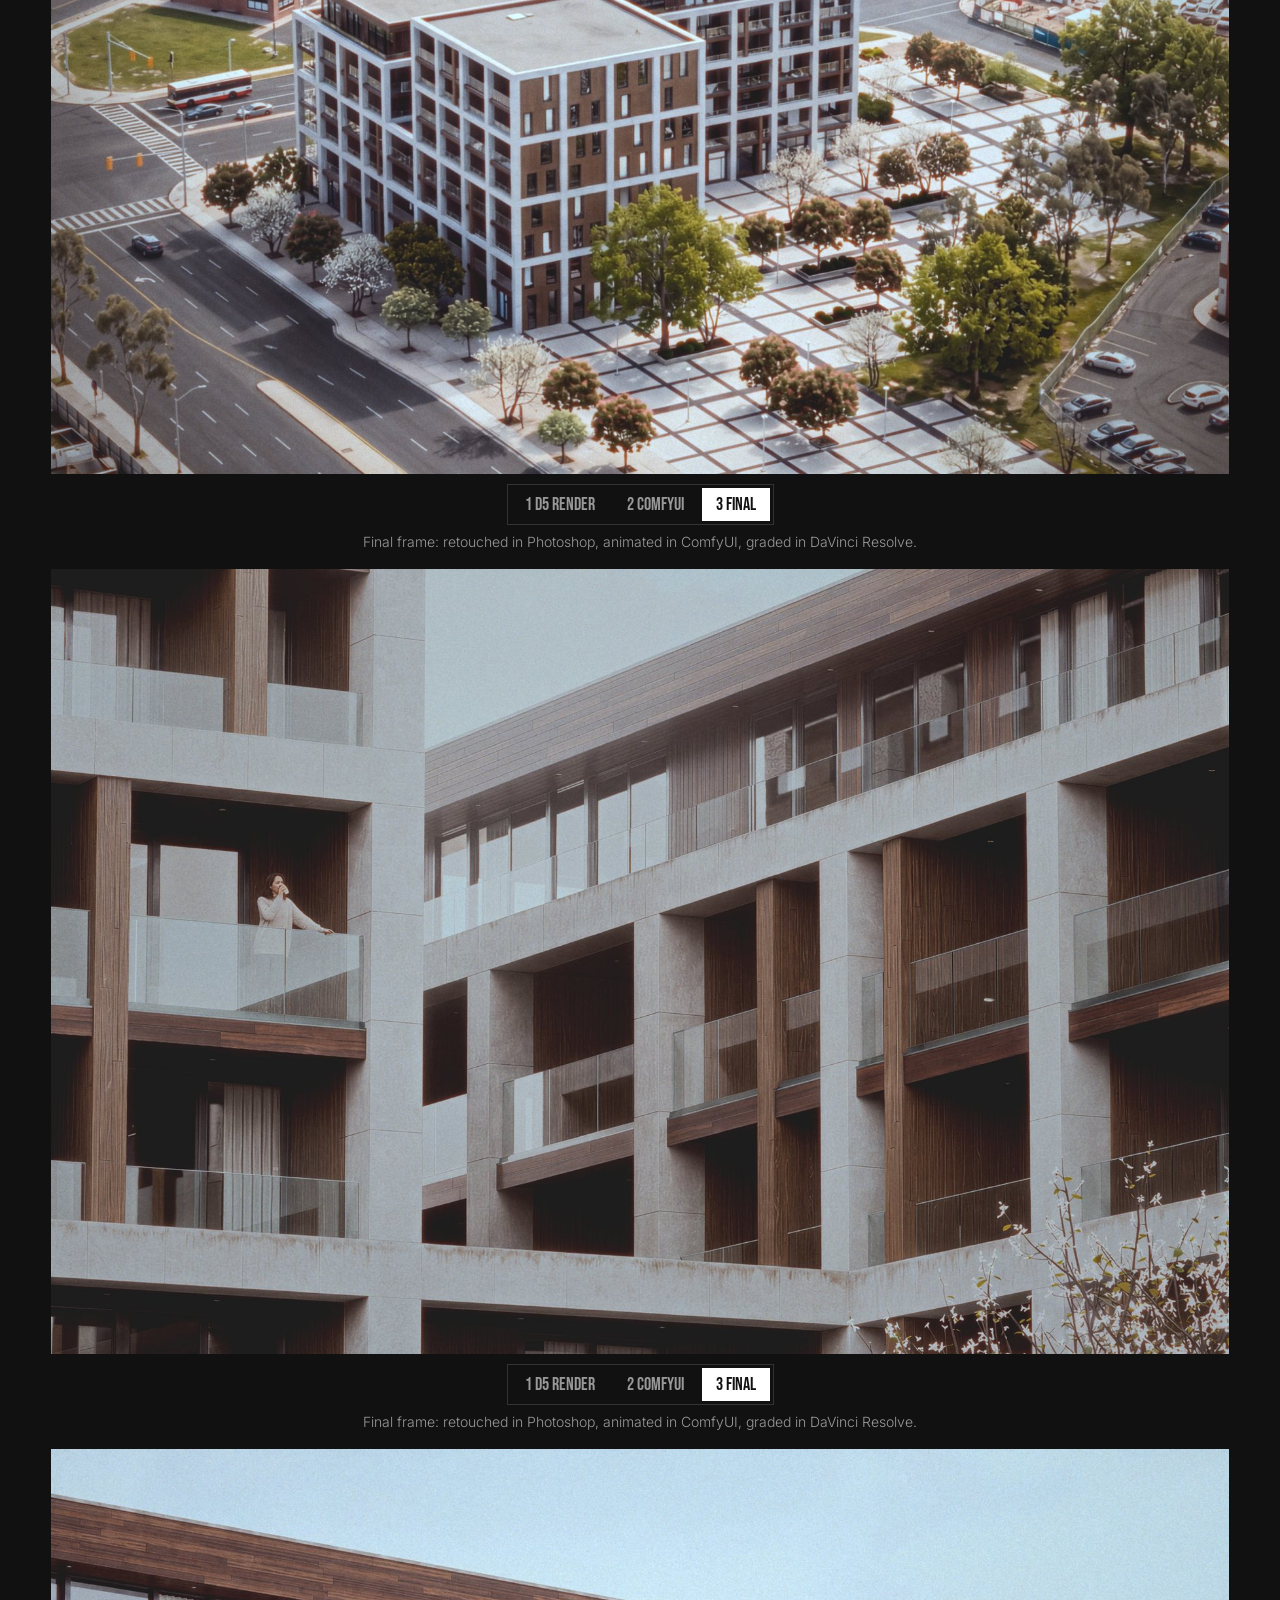
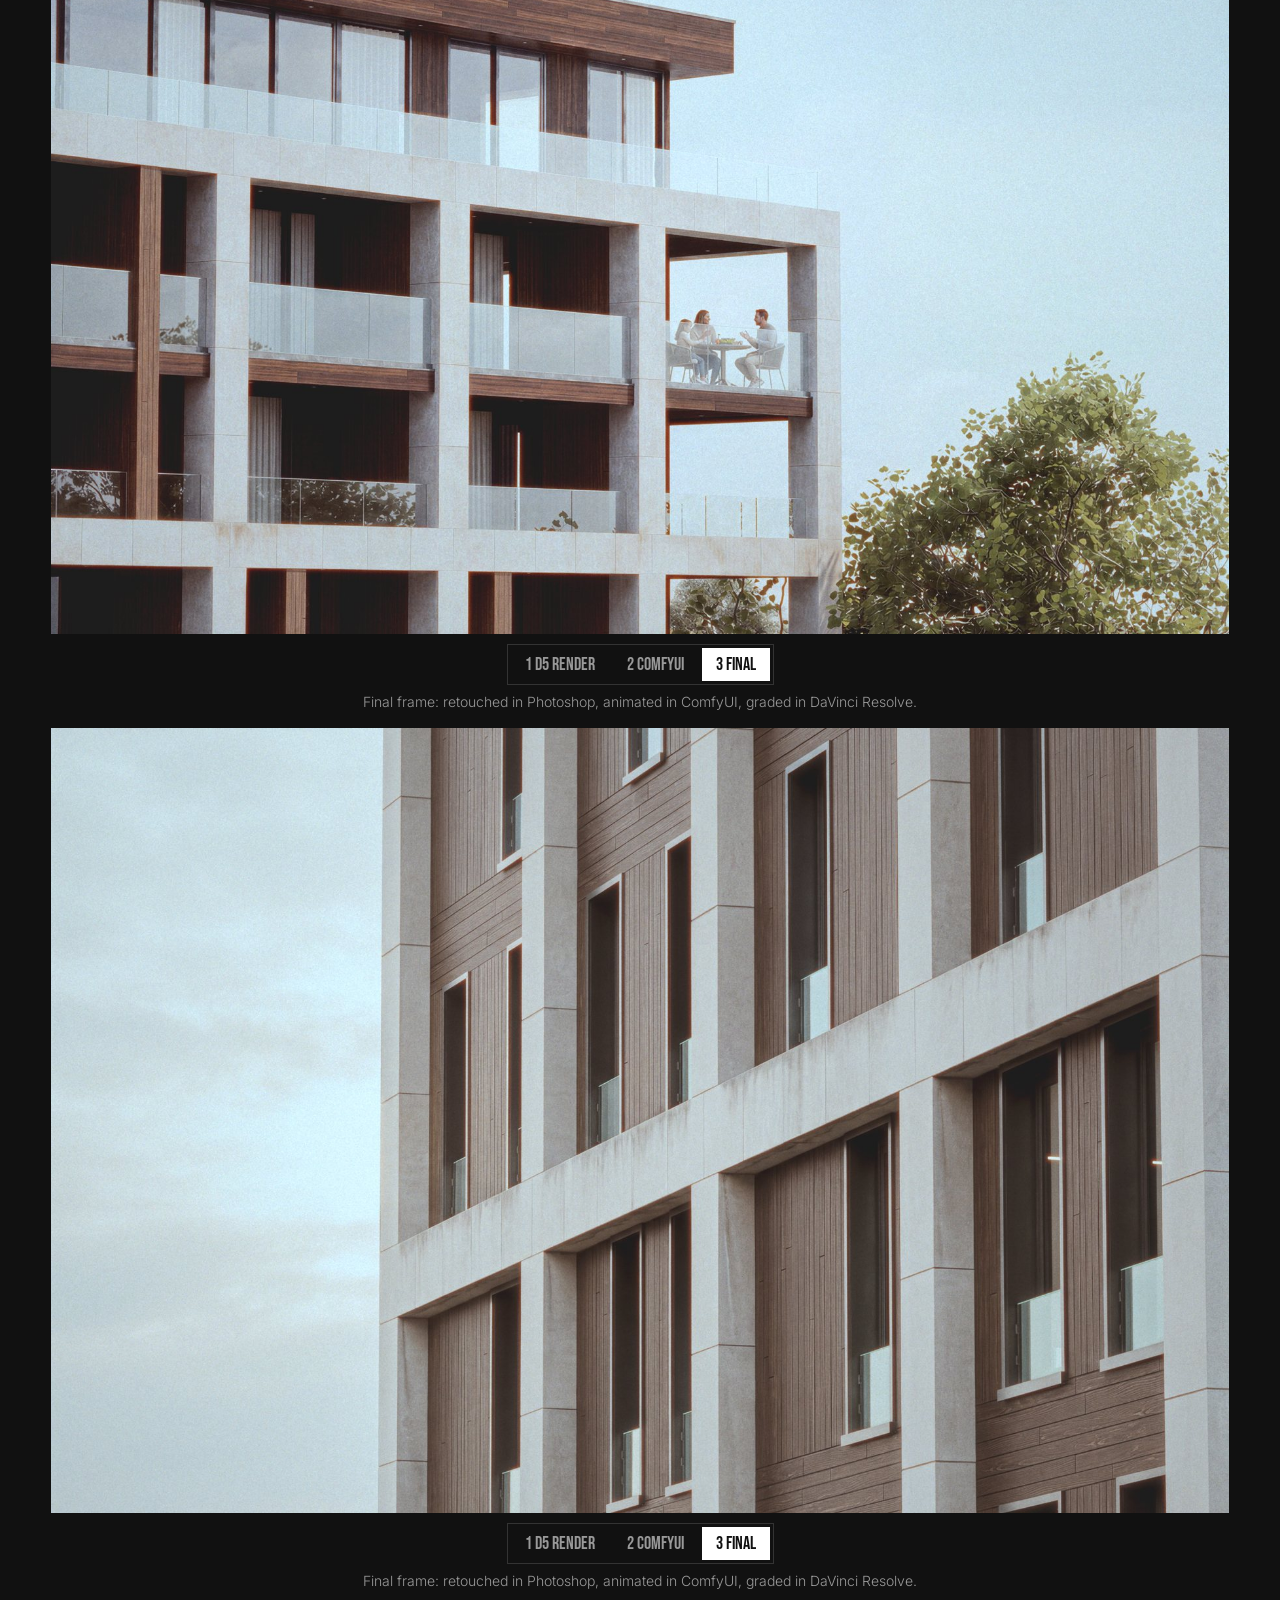
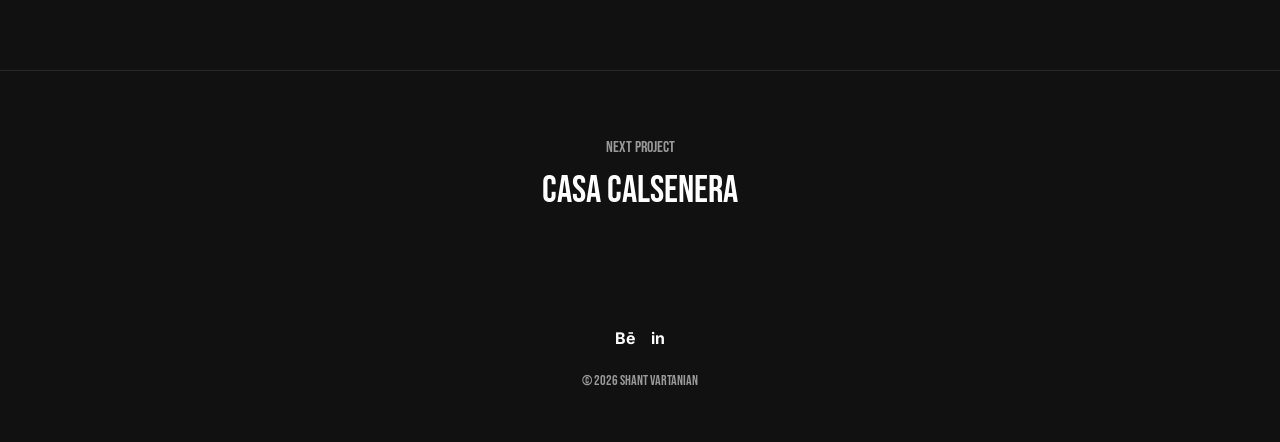
<file: work/block-5-bloor-kipling.html>
<!DOCTYPE html>
<html lang="en">
<head>
<meta charset="utf-8">
<meta name="viewport" content="width=device-width, initial-scale=1">
<title>Block 5, Bloor–Kipling | Shant Vartanian</title>
<meta name="description" content="A mid-rise residential block and its new public square in Bloor–Kipling, Toronto, shown in five short shots, from the wider neighborhood down to the details of the façade.">
<meta property="og:title" content="Block 5, Bloor–Kipling | Shant Vartanian">
<meta property="og:description" content="A mid-rise residential block and its new public square in Bloor–Kipling, Toronto, shown in five short shots, from the wider neighborhood down to the details of the façade.">
<meta property="og:type" content="website">
<meta property="og:image" content="https://shantvartanian.github.io/img/og.jpg">
<meta property="og:url" content="https://shantvartanian.github.io/work/block-5-bloor-kipling.html">
<meta name="twitter:card" content="summary_large_image">
<link rel="icon" href="data:image/svg+xml,%3Csvg xmlns='http://www.w3.org/2000/svg' viewBox='0 0 64 64'%3E%3Crect width='64' height='64' fill='%23111'/%3E%3Ctext x='32' y='45' font-family='Arial Narrow,Arial' font-size='34' font-weight='700' text-anchor='middle' fill='%23fff'%3ESV%3C/text%3E%3C/svg%3E">
<link rel="preconnect" href="https://fonts.googleapis.com">
<link rel="preconnect" href="https://fonts.gstatic.com" crossorigin>
<link href="https://fonts.googleapis.com/css2?family=Bebas+Neue&family=Inter:wght@300;400;700&display=swap" rel="stylesheet">
<link rel="stylesheet" href="../site.css">
</head>
<body>
<a class="skip" href="#main">Skip to content</a>

<header class="wrap site-head">
  <nav class="nav" aria-label="Main">
    <a href="../index.html" aria-current="page">Work</a>
    <a href="../stills.html">Stills</a>
    <a href="../about.html">About</a>
    <a href="../contact.html">Contact</a>
  </nav>
  <a class="name" href="../index.html">Shant Vartanian</a>
  <div class="profiles"><a href="https://www.behance.net/shantvartanian" aria-label="Behance">Bē</a><a href="https://www.linkedin.com/in/shant-vartanian-483949226/" aria-label="LinkedIn">in</a></div>
</header>

<main id="main">
<section class="wrap page-head p-head">
  <h1>Block 5, Bloor–Kipling</h1>
  <p class="kind">Mid-rise residential and public square · Toronto</p>
</section>
<section class="wrap" aria-label="Film">
  <div class="film">
    <button class="film-poster" type="button" data-vimeo="1248750386" aria-label="Play the Block 5, Bloor–Kipling film">
      <img src="../img/block-5/02-aerial-final.jpg" srcset="../img/block-5/02-aerial-final-sm.jpg 900w, ../img/block-5/02-aerial-final.jpg 1800w" sizes="100vw" style="object-fit:contain" alt="Film poster: Block 5, Bloor–Kipling" loading="lazy" decoding="async">
      <span class="play"><svg viewBox="0 0 64 64" aria-hidden="true"><circle cx="32" cy="32" r="31" fill="none" stroke="currentColor" stroke-width="1.5"/><path d="M26 21 L45 32 L26 43 Z" fill="currentColor"/></svg><span>Play film</span></span>
    </button>
  </div>
  <p class="film-meta"><a href="https://vimeo.com/1248750386">Watch on Vimeo</a></p>
</section>
<section class="wrap read p-text"><p>A mid-rise residential block and its new public square in Bloor–Kipling, Toronto, shown in five short shots, from the wider neighborhood down to the details of the façade.</p><p>I first produced visuals of this project for a client while at Urbis Engineering, and reworked it in 2026. The Rhino model was rendered in D5, then ComfyUI filled each scene and added realism; the surrounding city was blocked out from real map data and left untextured for that pass. Each frame was retouched in Photoshop, animated from a single image in ComfyUI and graded in DaVinci Resolve.</p><p>Use the switch under each shot to compare the D5 render, the ComfyUI pass and the final frame.</p></section>
<section class="wrap"><dl class="details"><div><dt>Project</dt><dd>Client project at Urbis Engineering, reworked in 2026</dd></div><div><dt>Location</dt><dd>Bloor–Kipling, Toronto</dd></div><div><dt>Typology</dt><dd>Mid-rise residential and public square</dd></div><div><dt>My role</dt><dd>Modeling, rendering, AI workflow, retouching and color</dd></div><div><dt>Modeling</dt><dd>Rhino</dd></div><div><dt>Rendering</dt><dd>D5 Render</dd></div><div><dt>AI</dt><dd>ComfyUI: scene fill, realism, image-to-video animation</dd></div><div><dt>Retouching</dt><dd>Photoshop</dd></div><div><dt>Color</dt><dd>DaVinci Resolve</dd></div><div><dt>Context</dt><dd>Blocked out from real map data</dd></div></dl></section>
<section class="wrap sequence" aria-label="Shots and process">
<figure class="stage-fig">
  <div class="stage-frame"><img class="" src="../img/block-5/01-two-blocks-d5.jpg" srcset="../img/block-5/01-two-blocks-d5-sm.jpg 900w, ../img/block-5/01-two-blocks-d5.jpg 1800w" sizes="100vw" alt="The two residential blocks against an overcast sky (D5 render)" loading="lazy" decoding="async"><img class="" src="../img/block-5/01-two-blocks-ai.jpg" srcset="../img/block-5/01-two-blocks-ai-sm.jpg 900w, ../img/block-5/01-two-blocks-ai.jpg 1800w" sizes="100vw" alt="The two residential blocks against an overcast sky (ComfyUI)" loading="lazy" decoding="async"><img class="on" src="../img/block-5/01-two-blocks-final.jpg" srcset="../img/block-5/01-two-blocks-final-sm.jpg 900w, ../img/block-5/01-two-blocks-final.jpg 1800w" sizes="100vw" alt="The two residential blocks against an overcast sky (Final)" loading="lazy" decoding="async"></div>
  <figcaption class="stage-bar"><div role="tablist" aria-label="Process stage"><button class="stage-btn" type="button" role="tab" aria-selected="false" tabindex="-1" data-caption="Raw D5 render of the Rhino model.">1 D5 render</button><button class="stage-btn" type="button" role="tab" aria-selected="false" tabindex="-1" data-caption="ComfyUI pass: the scene filled in and realism added.">2 ComfyUI</button><button class="stage-btn" type="button" role="tab" aria-selected="true" tabindex="0" data-caption="Final frame: retouched in Photoshop, animated in ComfyUI, graded in DaVinci Resolve.">3 Final</button></div><span class="stage-cap">Final frame: retouched in Photoshop, animated in ComfyUI, graded in DaVinci Resolve.</span></figcaption>
</figure>
<figure class="stage-fig">
  <div class="stage-frame"><img class="" src="../img/block-5/02-aerial-d5.jpg" srcset="../img/block-5/02-aerial-d5-sm.jpg 900w, ../img/block-5/02-aerial-d5.jpg 1800w" sizes="100vw" alt="Aerial view of the block, its paved public square and the surrounding streets (D5 render)" loading="lazy" decoding="async"><img class="" src="../img/block-5/02-aerial-ai.jpg" srcset="../img/block-5/02-aerial-ai-sm.jpg 900w, ../img/block-5/02-aerial-ai.jpg 1800w" sizes="100vw" alt="Aerial view of the block, its paved public square and the surrounding streets (ComfyUI)" loading="lazy" decoding="async"><img class="on" src="../img/block-5/02-aerial-final.jpg" srcset="../img/block-5/02-aerial-final-sm.jpg 900w, ../img/block-5/02-aerial-final.jpg 1800w" sizes="100vw" alt="Aerial view of the block, its paved public square and the surrounding streets (Final)" loading="lazy" decoding="async"></div>
  <figcaption class="stage-bar"><div role="tablist" aria-label="Process stage"><button class="stage-btn" type="button" role="tab" aria-selected="false" tabindex="-1" data-caption="Raw D5 render of the Rhino model.">1 D5 render</button><button class="stage-btn" type="button" role="tab" aria-selected="false" tabindex="-1" data-caption="ComfyUI pass: the scene filled in and realism added.">2 ComfyUI</button><button class="stage-btn" type="button" role="tab" aria-selected="true" tabindex="0" data-caption="Final frame: retouched in Photoshop, animated in ComfyUI, graded in DaVinci Resolve.">3 Final</button></div><span class="stage-cap">Final frame: retouched in Photoshop, animated in ComfyUI, graded in DaVinci Resolve.</span></figcaption>
</figure>
<figure class="stage-fig">
  <div class="stage-frame"><img class="" src="../img/block-5/03-courtyard-d5.jpg" srcset="../img/block-5/03-courtyard-d5-sm.jpg 900w, ../img/block-5/03-courtyard-d5.jpg 1800w" sizes="100vw" alt="A resident with a coffee on a balcony overlooking the courtyard (D5 render)" loading="lazy" decoding="async"><img class="" src="../img/block-5/03-courtyard-ai.jpg" srcset="../img/block-5/03-courtyard-ai-sm.jpg 900w, ../img/block-5/03-courtyard-ai.jpg 1800w" sizes="100vw" alt="A resident with a coffee on a balcony overlooking the courtyard (ComfyUI)" loading="lazy" decoding="async"><img class="on" src="../img/block-5/03-courtyard-final.jpg" srcset="../img/block-5/03-courtyard-final-sm.jpg 900w, ../img/block-5/03-courtyard-final.jpg 1800w" sizes="100vw" alt="A resident with a coffee on a balcony overlooking the courtyard (Final)" loading="lazy" decoding="async"></div>
  <figcaption class="stage-bar"><div role="tablist" aria-label="Process stage"><button class="stage-btn" type="button" role="tab" aria-selected="false" tabindex="-1" data-caption="Raw D5 render of the Rhino model.">1 D5 render</button><button class="stage-btn" type="button" role="tab" aria-selected="false" tabindex="-1" data-caption="ComfyUI pass: the scene filled in and realism added.">2 ComfyUI</button><button class="stage-btn" type="button" role="tab" aria-selected="true" tabindex="0" data-caption="Final frame: retouched in Photoshop, animated in ComfyUI, graded in DaVinci Resolve.">3 Final</button></div><span class="stage-cap">Final frame: retouched in Photoshop, animated in ComfyUI, graded in DaVinci Resolve.</span></figcaption>
</figure>
<figure class="stage-fig">
  <div class="stage-frame"><img class="" src="../img/block-5/04-terrace-d5.jpg" srcset="../img/block-5/04-terrace-d5-sm.jpg 900w, ../img/block-5/04-terrace-d5.jpg 1800w" sizes="100vw" alt="A family eating on a corner terrace of the upper floors (D5 render)" loading="lazy" decoding="async"><img class="" src="../img/block-5/04-terrace-ai.jpg" srcset="../img/block-5/04-terrace-ai-sm.jpg 900w, ../img/block-5/04-terrace-ai.jpg 1800w" sizes="100vw" alt="A family eating on a corner terrace of the upper floors (ComfyUI)" loading="lazy" decoding="async"><img class="on" src="../img/block-5/04-terrace-final.jpg" srcset="../img/block-5/04-terrace-final-sm.jpg 900w, ../img/block-5/04-terrace-final.jpg 1800w" sizes="100vw" alt="A family eating on a corner terrace of the upper floors (Final)" loading="lazy" decoding="async"></div>
  <figcaption class="stage-bar"><div role="tablist" aria-label="Process stage"><button class="stage-btn" type="button" role="tab" aria-selected="false" tabindex="-1" data-caption="Raw D5 render of the Rhino model.">1 D5 render</button><button class="stage-btn" type="button" role="tab" aria-selected="false" tabindex="-1" data-caption="ComfyUI pass: the scene filled in and realism added.">2 ComfyUI</button><button class="stage-btn" type="button" role="tab" aria-selected="true" tabindex="0" data-caption="Final frame: retouched in Photoshop, animated in ComfyUI, graded in DaVinci Resolve.">3 Final</button></div><span class="stage-cap">Final frame: retouched in Photoshop, animated in ComfyUI, graded in DaVinci Resolve.</span></figcaption>
</figure>
<figure class="stage-fig">
  <div class="stage-frame"><img class="" src="../img/block-5/05-facade-d5.jpg" srcset="../img/block-5/05-facade-d5-sm.jpg 900w, ../img/block-5/05-facade-d5.jpg 1800w" sizes="100vw" alt="Close-up of the stone frame and timber cladding of the façade (D5 render)" loading="lazy" decoding="async"><img class="" src="../img/block-5/05-facade-ai.jpg" srcset="../img/block-5/05-facade-ai-sm.jpg 900w, ../img/block-5/05-facade-ai.jpg 1800w" sizes="100vw" alt="Close-up of the stone frame and timber cladding of the façade (ComfyUI)" loading="lazy" decoding="async"><img class="on" src="../img/block-5/05-facade-final.jpg" srcset="../img/block-5/05-facade-final-sm.jpg 900w, ../img/block-5/05-facade-final.jpg 1800w" sizes="100vw" alt="Close-up of the stone frame and timber cladding of the façade (Final)" loading="lazy" decoding="async"></div>
  <figcaption class="stage-bar"><div role="tablist" aria-label="Process stage"><button class="stage-btn" type="button" role="tab" aria-selected="false" tabindex="-1" data-caption="Raw D5 render of the Rhino model.">1 D5 render</button><button class="stage-btn" type="button" role="tab" aria-selected="false" tabindex="-1" data-caption="ComfyUI pass: the scene filled in and realism added.">2 ComfyUI</button><button class="stage-btn" type="button" role="tab" aria-selected="true" tabindex="0" data-caption="Final frame: retouched in Photoshop, animated in ComfyUI, graded in DaVinci Resolve.">3 Final</button></div><span class="stage-cap">Final frame: retouched in Photoshop, animated in ComfyUI, graded in DaVinci Resolve.</span></figcaption>
</figure>
</section>
<nav class="wrap next" aria-label="Next project"><span>Next project</span><a href="casa-calsenera.html">Casa Calsenera</a></nav>
</main>
<footer class="wrap site-foot">
  <div class="profiles"><a href="https://www.behance.net/shantvartanian" aria-label="Behance">Bē</a><a href="https://www.linkedin.com/in/shant-vartanian-483949226/" aria-label="LinkedIn">in</a></div>
  <small>&copy; <span data-year>2026</span> Shant Vartanian</small>
</footer>
<script src="../site.js"></script>
</body>
</html>
</file>
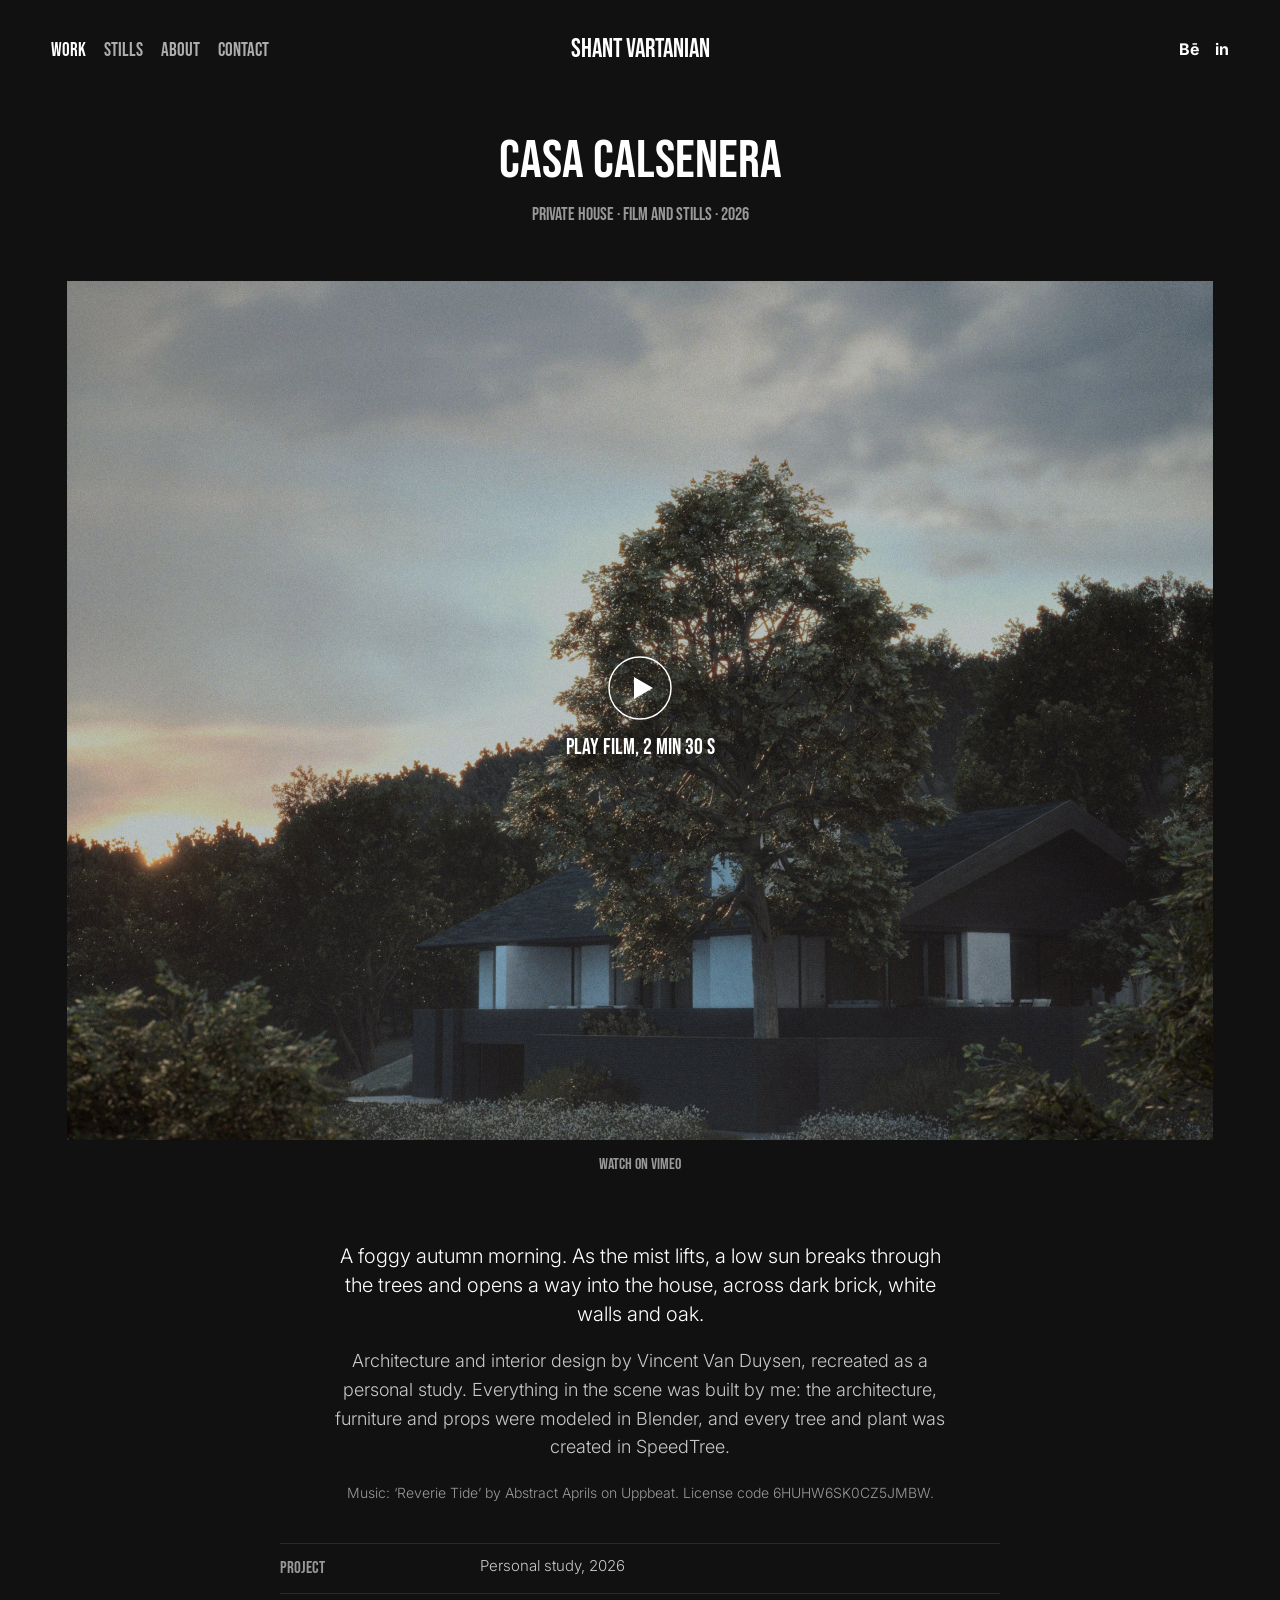
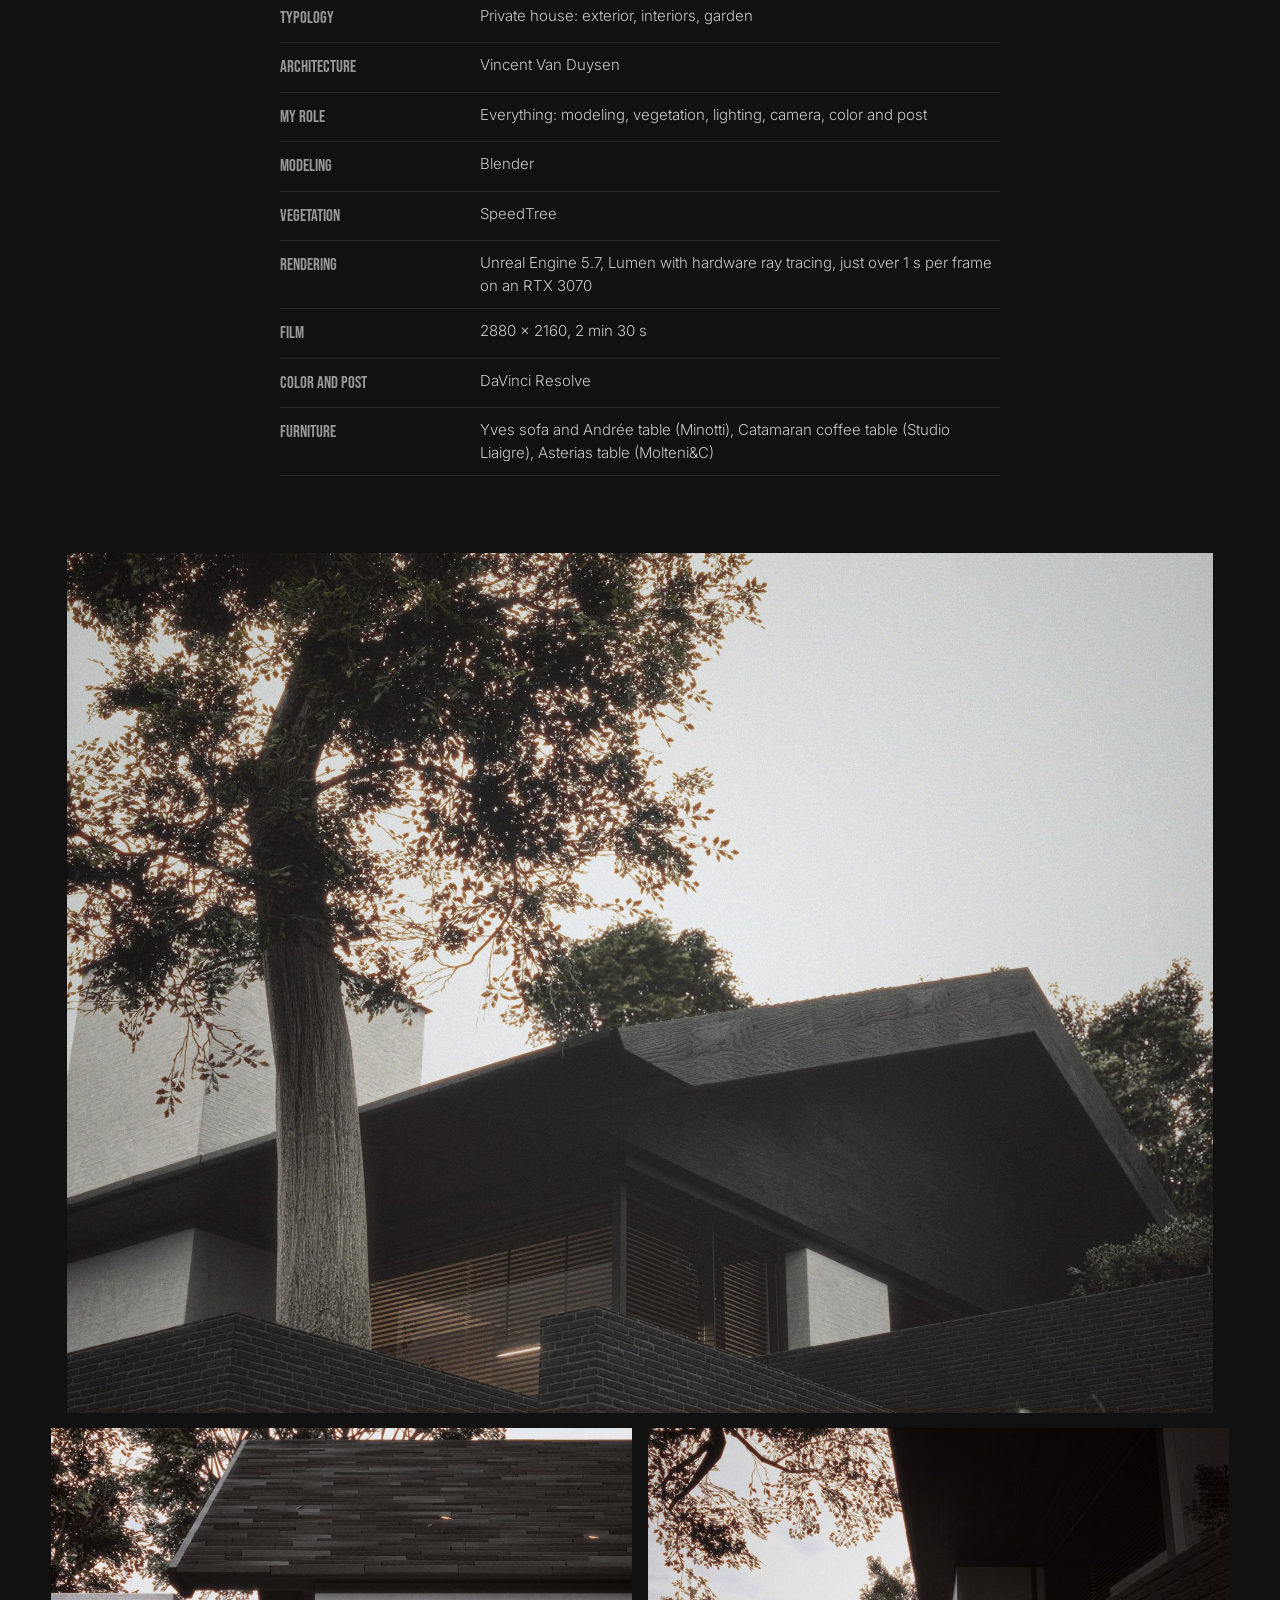
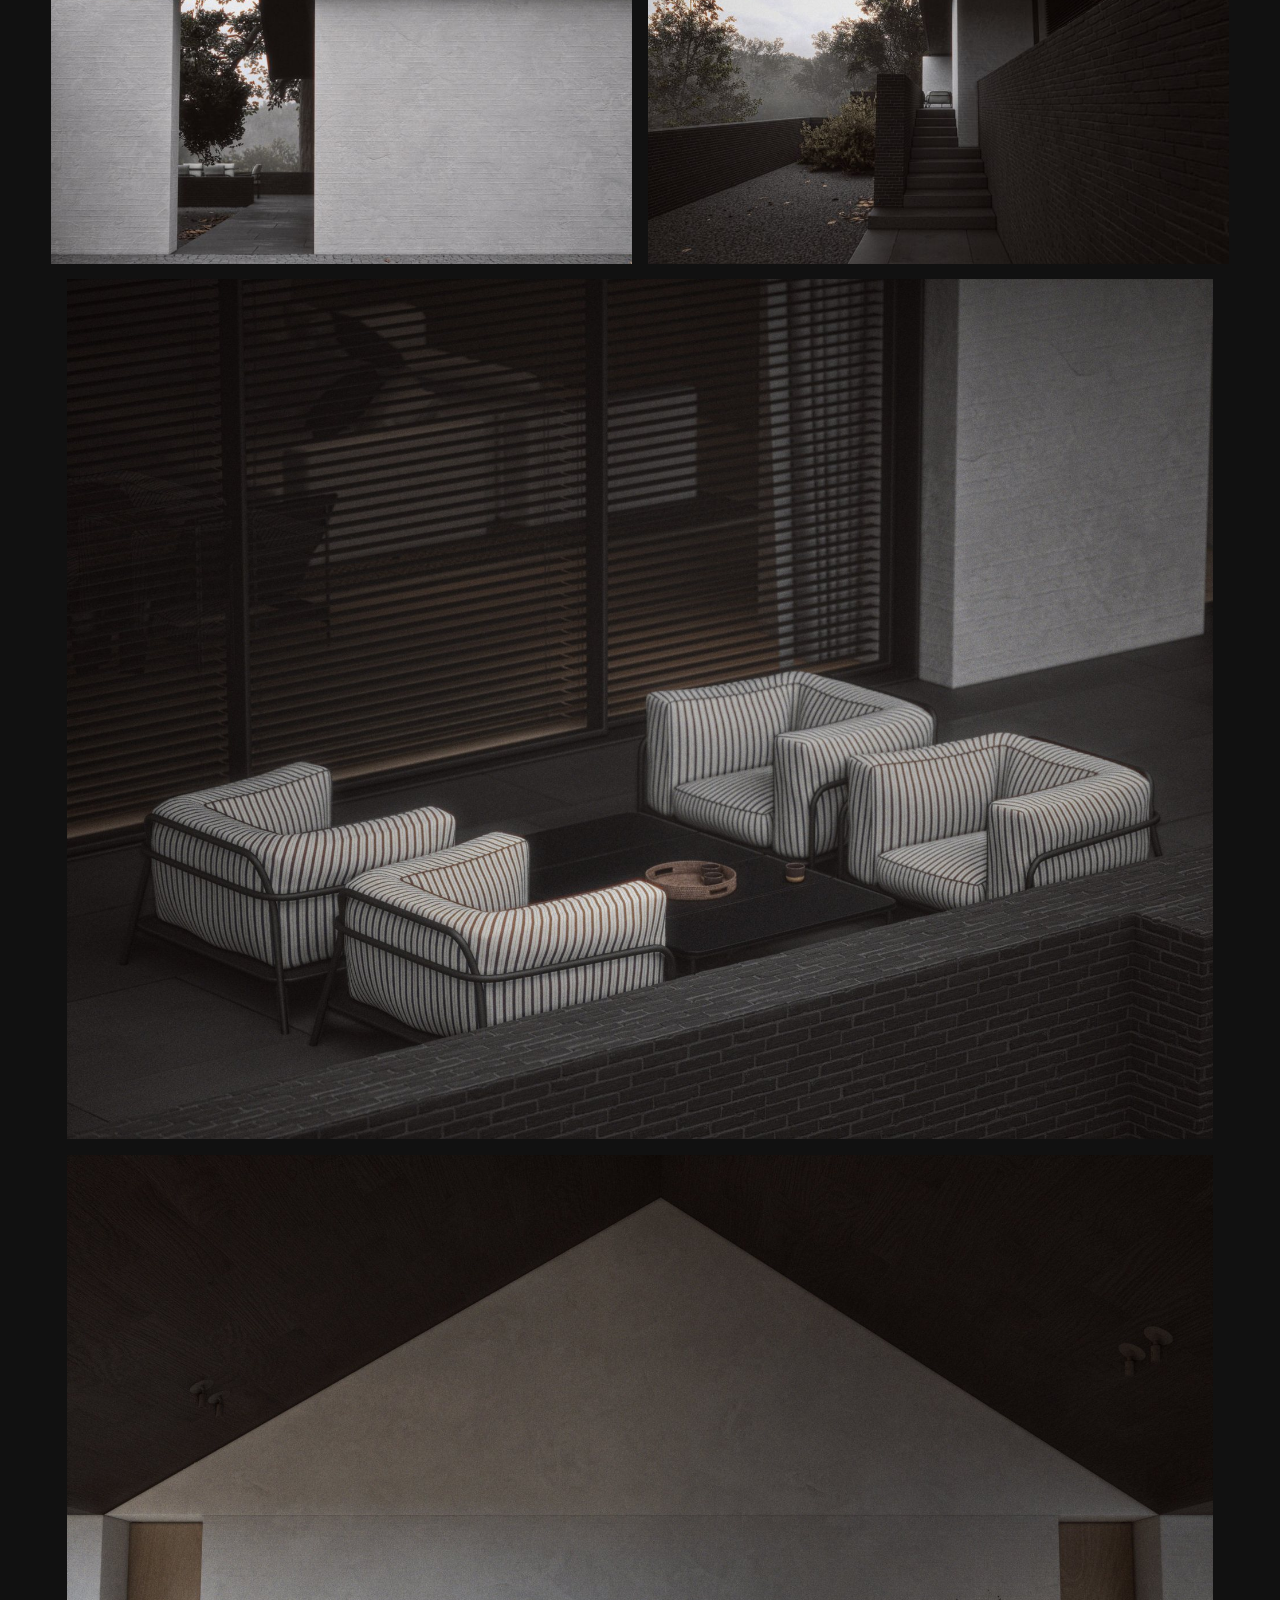
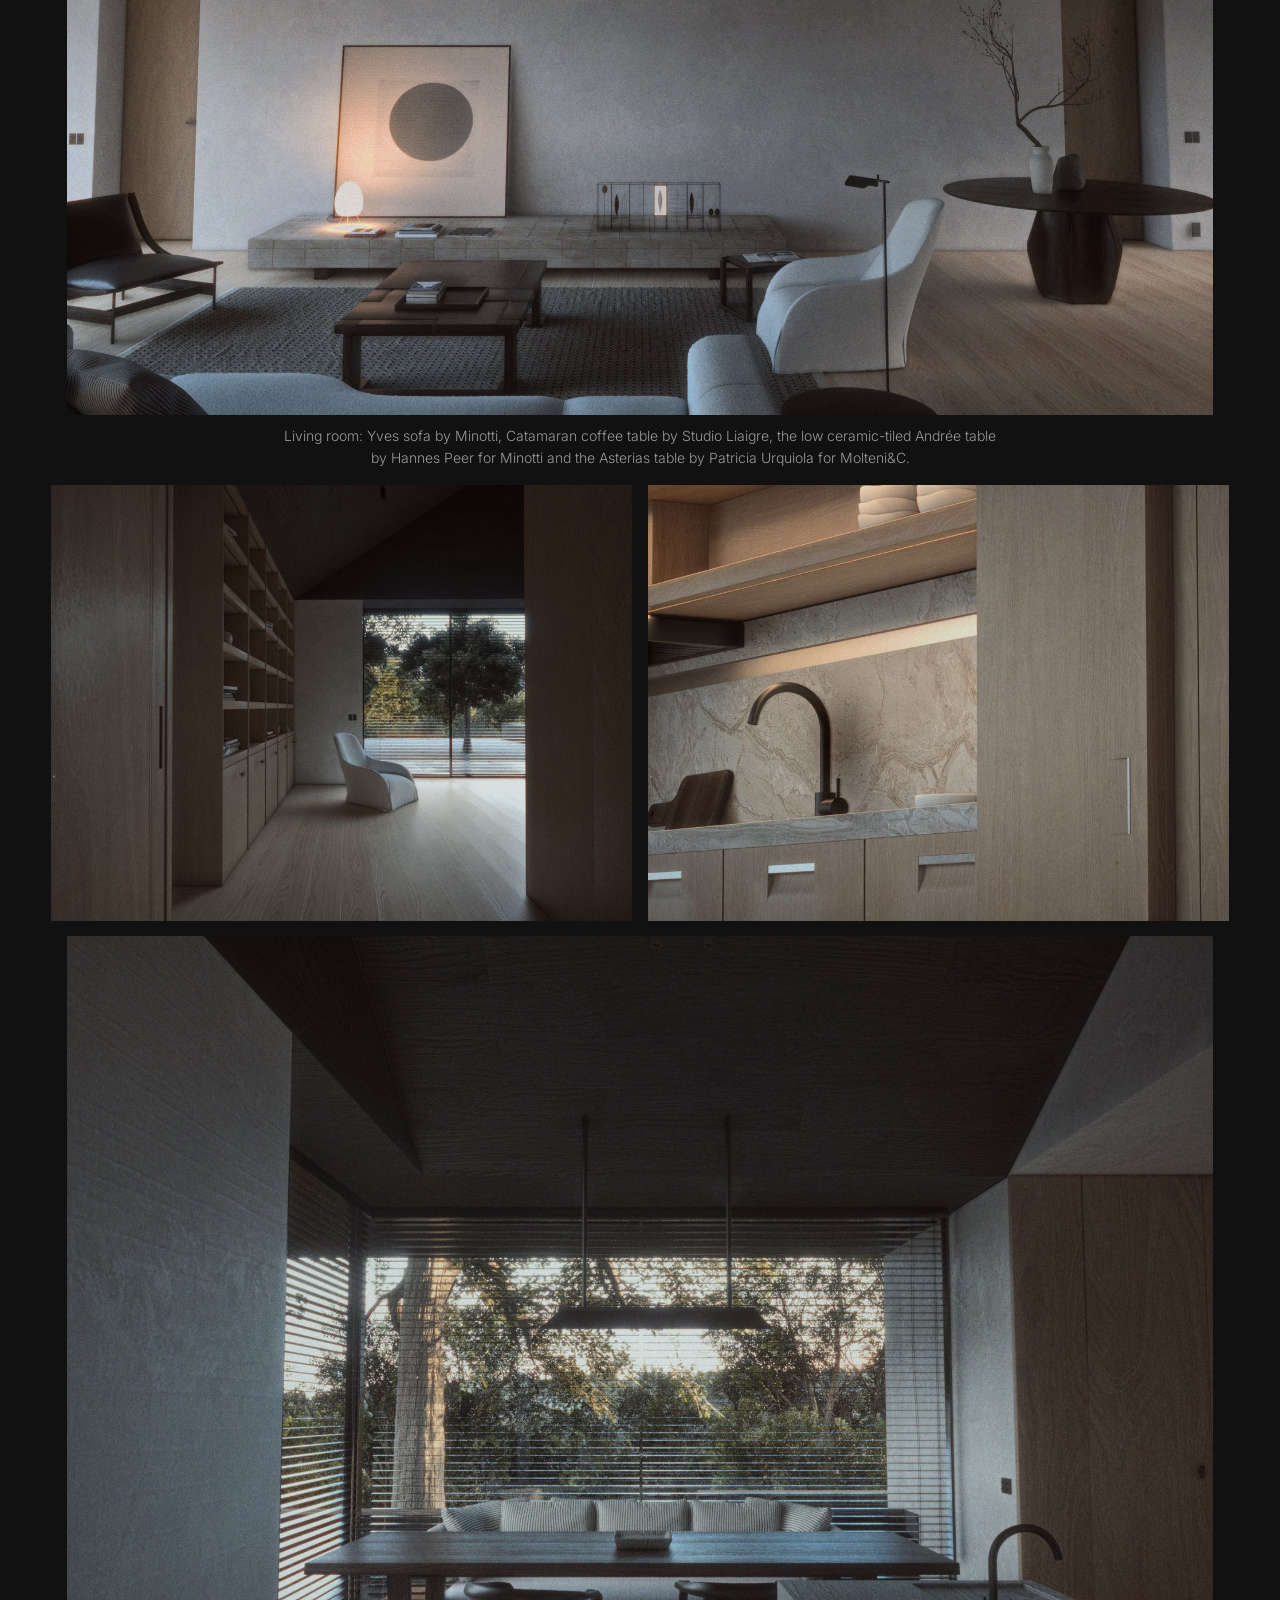
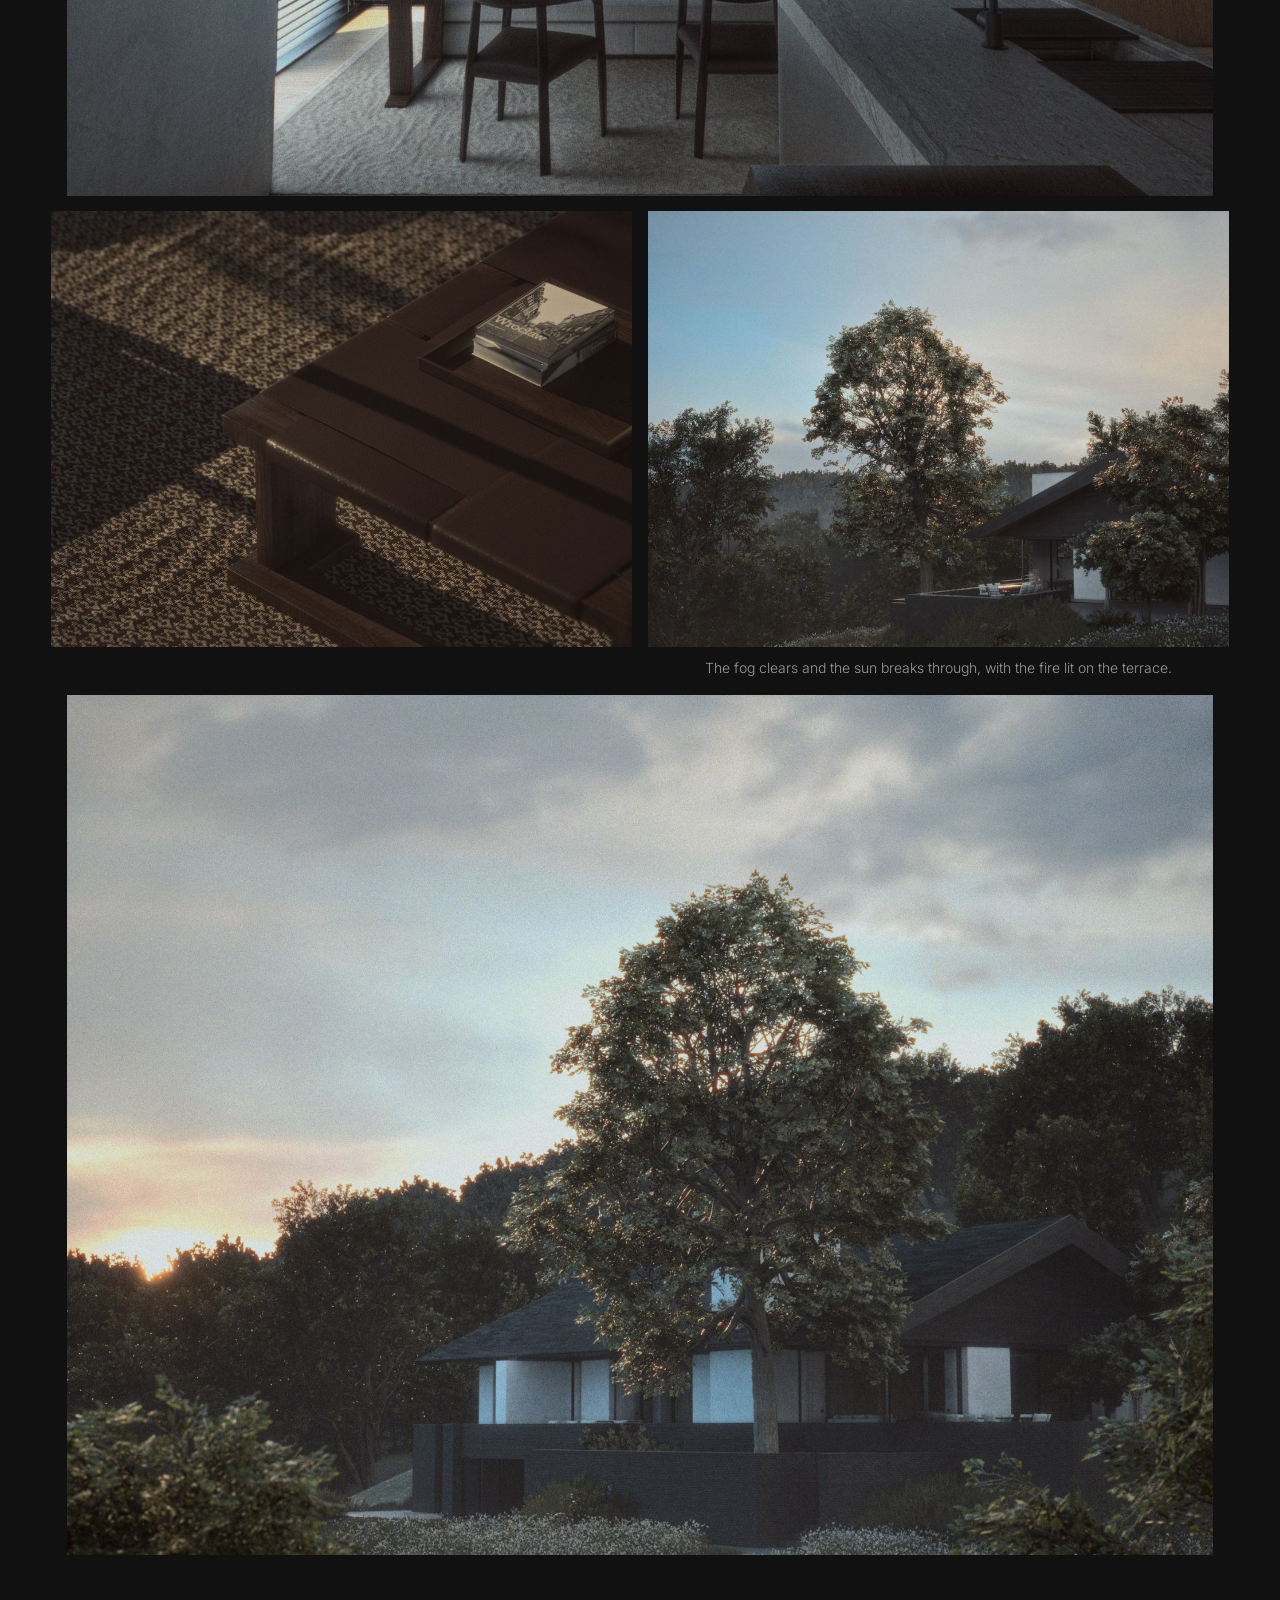
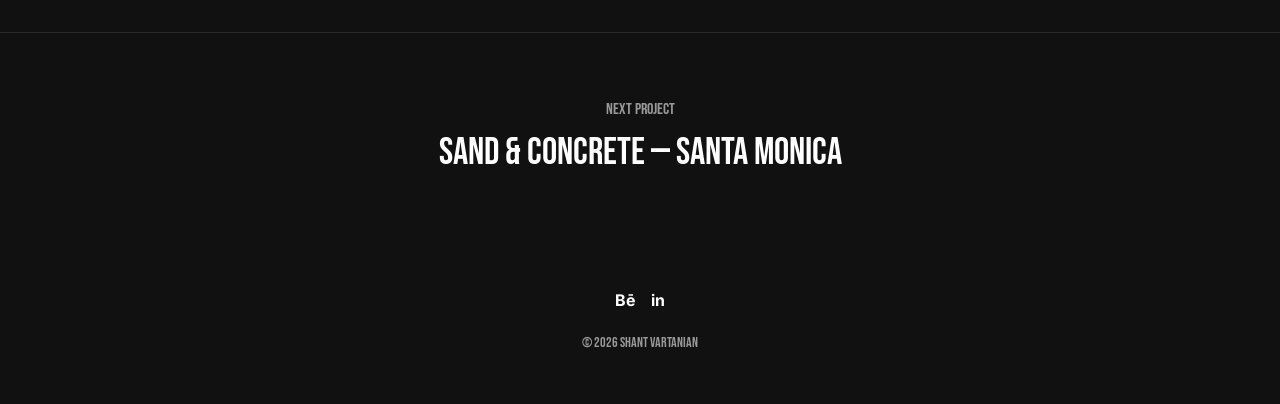
<file: work/casa-calsenera.html>
<!DOCTYPE html>
<html lang="en">
<head>
<meta charset="utf-8">
<meta name="viewport" content="width=device-width, initial-scale=1">
<title>Casa Calsenera | Shant Vartanian</title>
<meta name="description" content="A foggy autumn morning. As the mist lifts, a low sun breaks through the trees and opens a way into the house, across dark brick, white walls and oak.">
<meta property="og:title" content="Casa Calsenera | Shant Vartanian">
<meta property="og:description" content="A foggy autumn morning. As the mist lifts, a low sun breaks through the trees and opens a way into the house, across dark brick, white walls and oak.">
<meta property="og:type" content="website">
<meta property="og:image" content="https://shantvartanian.github.io/img/og.jpg">
<meta property="og:url" content="https://shantvartanian.github.io/work/casa-calsenera.html">
<meta name="twitter:card" content="summary_large_image">
<link rel="icon" href="data:image/svg+xml,%3Csvg xmlns='http://www.w3.org/2000/svg' viewBox='0 0 64 64'%3E%3Crect width='64' height='64' fill='%23111'/%3E%3Ctext x='32' y='45' font-family='Arial Narrow,Arial' font-size='34' font-weight='700' text-anchor='middle' fill='%23fff'%3ESV%3C/text%3E%3C/svg%3E">
<link rel="preconnect" href="https://fonts.googleapis.com">
<link rel="preconnect" href="https://fonts.gstatic.com" crossorigin>
<link href="https://fonts.googleapis.com/css2?family=Bebas+Neue&family=Inter:wght@300;400;700&display=swap" rel="stylesheet">
<link rel="stylesheet" href="../site.css">
</head>
<body>
<a class="skip" href="#main">Skip to content</a>

<header class="wrap site-head">
  <nav class="nav" aria-label="Main">
    <a href="../index.html" aria-current="page">Work</a>
    <a href="../stills.html">Stills</a>
    <a href="../about.html">About</a>
    <a href="../contact.html">Contact</a>
  </nav>
  <a class="name" href="../index.html">Shant Vartanian</a>
  <div class="profiles"><a href="https://www.behance.net/shantvartanian" aria-label="Behance">Bē</a><a href="https://www.linkedin.com/in/shant-vartanian-483949226/" aria-label="LinkedIn">in</a></div>
</header>

<main id="main">
<section class="wrap page-head p-head">
  <h1>Casa Calsenera</h1>
  <p class="kind">Private house · Film and stills · 2026</p>
</section>
<section class="wrap" aria-label="Film">
  <div class="film film--43">
    <button class="film-poster" type="button" data-vimeo="1247904418" aria-label="Play the Casa Calsenera film">
      <img src="../img/casa/11-hero-wide.jpg" srcset="../img/casa/11-hero-wide-sm.jpg 960w, ../img/casa/11-hero-wide.jpg 2000w" sizes="100vw" alt="Film poster: Casa Calsenera" loading="lazy" decoding="async">
      <span class="play"><svg viewBox="0 0 64 64" aria-hidden="true"><circle cx="32" cy="32" r="31" fill="none" stroke="currentColor" stroke-width="1.5"/><path d="M26 21 L45 32 L26 43 Z" fill="currentColor"/></svg><span>Play film, 2 min 30 s</span></span>
    </button>
  </div>
  <p class="film-meta"><a href="https://vimeo.com/1247904418">Watch on Vimeo</a></p>
</section>
<section class="wrap read p-text"><p>A foggy autumn morning. As the mist lifts, a low sun breaks through the trees and opens a way into the house, across dark brick, white walls and oak.</p><p>Architecture and interior design by Vincent Van Duysen, recreated as a personal study. Everything in the scene was built by me: the architecture, furniture and props were modeled in Blender, and every tree and plant was created in SpeedTree.</p><p class="credit">Music: ‘Reverie Tide’ by Abstract Aprils on Uppbeat. License code 6HUHW6SK0CZ5JMBW.</p></section>
<section class="wrap"><dl class="details"><div><dt>Project</dt><dd>Personal study, 2026</dd></div><div><dt>Typology</dt><dd>Private house: exterior, interiors, garden</dd></div><div><dt>Architecture</dt><dd>Vincent Van Duysen</dd></div><div><dt>My role</dt><dd>Everything: modeling, vegetation, lighting, camera, color and post</dd></div><div><dt>Modeling</dt><dd>Blender</dd></div><div><dt>Vegetation</dt><dd>SpeedTree</dd></div><div><dt>Rendering</dt><dd>Unreal Engine 5.7, Lumen with hardware ray tracing, just over 1 s per frame on an RTX 3070</dd></div><div><dt>Film</dt><dd>2880 × 2160, 2 min 30 s</dd></div><div><dt>Color and post</dt><dd>DaVinci Resolve</dd></div><div><dt>Furniture</dt><dd>Yves sofa and Andrée table (Minotti), Catamaran coffee table (Studio Liaigre), Asterias table (Molteni&amp;C)</dd></div></dl></section>
<section class="wrap sequence" aria-label="Stills">
<figure><button type="button" class="seq-btn" data-full="../img/casa/01-eave.jpg" data-caption="Casa Calsenera" aria-label="View larger: Dark roof eave and a tall tree in the morning mist"><img src="../img/casa/01-eave.jpg" srcset="../img/casa/01-eave-sm.jpg 960w, ../img/casa/01-eave.jpg 2000w" sizes="100vw" alt="Dark roof eave and a tall tree in the morning mist" loading="lazy" decoding="async"></button></figure>
<div class="pair"><figure><button type="button" class="seq-btn" data-full="../img/casa/02-wall-opening.jpg" data-caption="Casa Calsenera" aria-label="View larger: Opening in a white brick wall beneath the dark tiled roof"><img src="../img/casa/02-wall-opening.jpg" srcset="../img/casa/02-wall-opening-sm.jpg 960w, ../img/casa/02-wall-opening.jpg 2000w" sizes="(max-width: 760px) 100vw, 50vw" alt="Opening in a white brick wall beneath the dark tiled roof" loading="lazy" decoding="async"></button></figure><figure><button type="button" class="seq-btn" data-full="../img/casa/03-stairs.jpg" data-caption="Casa Calsenera" aria-label="View larger: Exterior stair beside a dark brick wall, fog among the trees"><img src="../img/casa/03-stairs.jpg" srcset="../img/casa/03-stairs-sm.jpg 960w, ../img/casa/03-stairs.jpg 2000w" sizes="(max-width: 760px) 100vw, 50vw" alt="Exterior stair beside a dark brick wall, fog among the trees" loading="lazy" decoding="async"></button></figure></div>
<figure><button type="button" class="seq-btn" data-full="../img/casa/04-terrace-chairs.jpg" data-caption="Casa Calsenera" aria-label="View larger: Striped lounge chairs on the terrace beside the louvred windows"><img src="../img/casa/04-terrace-chairs.jpg" srcset="../img/casa/04-terrace-chairs-sm.jpg 960w, ../img/casa/04-terrace-chairs.jpg 2000w" sizes="100vw" alt="Striped lounge chairs on the terrace beside the louvred windows" loading="lazy" decoding="async"></button></figure>
<figure><button type="button" class="seq-btn" data-full="../img/casa/05-living.jpg" data-caption="Living room: Yves sofa by Minotti, Catamaran coffee table by Studio Liaigre, the low ceramic-tiled Andrée table by Hannes Peer for Minotti and the Asterias table by Patricia Urquiola for Molteni&amp;C." aria-label="View larger: Living room with a low ceramic-tiled table, artwork and lounge chairs"><img src="../img/casa/05-living.jpg" srcset="../img/casa/05-living-sm.jpg 960w, ../img/casa/05-living.jpg 2000w" sizes="100vw" alt="Living room with a low ceramic-tiled table, artwork and lounge chairs" loading="lazy" decoding="async"></button><figcaption>Living room: Yves sofa by Minotti, Catamaran coffee table by Studio Liaigre, the low ceramic-tiled Andrée table by Hannes Peer for Minotti and the Asterias table by Patricia Urquiola for Molteni&amp;C.</figcaption></figure>
<div class="pair"><figure><button type="button" class="seq-btn" data-full="../img/casa/06-library.jpg" data-caption="Casa Calsenera" aria-label="View larger: Oak library wall and an armchair facing the garden"><img src="../img/casa/06-library.jpg" srcset="../img/casa/06-library-sm.jpg 960w, ../img/casa/06-library.jpg 2000w" sizes="(max-width: 760px) 100vw, 50vw" alt="Oak library wall and an armchair facing the garden" loading="lazy" decoding="async"></button></figure><figure><button type="button" class="seq-btn" data-full="../img/casa/07-kitchen-detail.jpg" data-caption="Casa Calsenera" aria-label="View larger: Kitchen detail: dark tap, stone splashback and oak cabinetry"><img src="../img/casa/07-kitchen-detail.jpg" srcset="../img/casa/07-kitchen-detail-sm.jpg 960w, ../img/casa/07-kitchen-detail.jpg 2000w" sizes="(max-width: 760px) 100vw, 50vw" alt="Kitchen detail: dark tap, stone splashback and oak cabinetry" loading="lazy" decoding="async"></button></figure></div>
<figure><button type="button" class="seq-btn" data-full="../img/casa/08-dining.jpg" data-caption="Casa Calsenera" aria-label="View larger: Dining table and kitchen island in front of a wall of blinds"><img src="../img/casa/08-dining.jpg" srcset="../img/casa/08-dining-sm.jpg 960w, ../img/casa/08-dining.jpg 2000w" sizes="100vw" alt="Dining table and kitchen island in front of a wall of blinds" loading="lazy" decoding="async"></button></figure>
<div class="pair"><figure><button type="button" class="seq-btn" data-full="../img/casa/09-coffee-table.jpg" data-caption="Casa Calsenera" aria-label="View larger: Close-up of a dark wooden coffee table with a book"><img src="../img/casa/09-coffee-table.jpg" srcset="../img/casa/09-coffee-table-sm.jpg 960w, ../img/casa/09-coffee-table.jpg 2000w" sizes="(max-width: 760px) 100vw, 50vw" alt="Close-up of a dark wooden coffee table with a book" loading="lazy" decoding="async"></button></figure><figure><button type="button" class="seq-btn" data-full="../img/casa/10-tree-firepit.jpg" data-caption="The fog clears and the sun breaks through, with the fire lit on the terrace." aria-label="View larger: The house under a large tree as the fog clears"><img src="../img/casa/10-tree-firepit.jpg" srcset="../img/casa/10-tree-firepit-sm.jpg 960w, ../img/casa/10-tree-firepit.jpg 2000w" sizes="(max-width: 760px) 100vw, 50vw" alt="The house under a large tree as the fog clears" loading="lazy" decoding="async"></button><figcaption>The fog clears and the sun breaks through, with the fire lit on the terrace.</figcaption></figure></div>
<figure><button type="button" class="seq-btn" data-full="../img/casa/11-hero-wide.jpg" data-caption="Casa Calsenera" aria-label="View larger: The house behind a large tree with the low sun on the horizon"><img src="../img/casa/11-hero-wide.jpg" srcset="../img/casa/11-hero-wide-sm.jpg 960w, ../img/casa/11-hero-wide.jpg 2000w" sizes="100vw" alt="The house behind a large tree with the low sun on the horizon" loading="lazy" decoding="async"></button></figure>
</section>
<nav class="wrap next" aria-label="Next project"><span>Next project</span><a href="sand-and-concrete.html">Sand &amp; Concrete — Santa Monica</a></nav>
</main>
<footer class="wrap site-foot">
  <div class="profiles"><a href="https://www.behance.net/shantvartanian" aria-label="Behance">Bē</a><a href="https://www.linkedin.com/in/shant-vartanian-483949226/" aria-label="LinkedIn">in</a></div>
  <small>&copy; <span data-year>2026</span> Shant Vartanian</small>
</footer>
<script src="../site.js"></script>
</body>
</html>
</file>
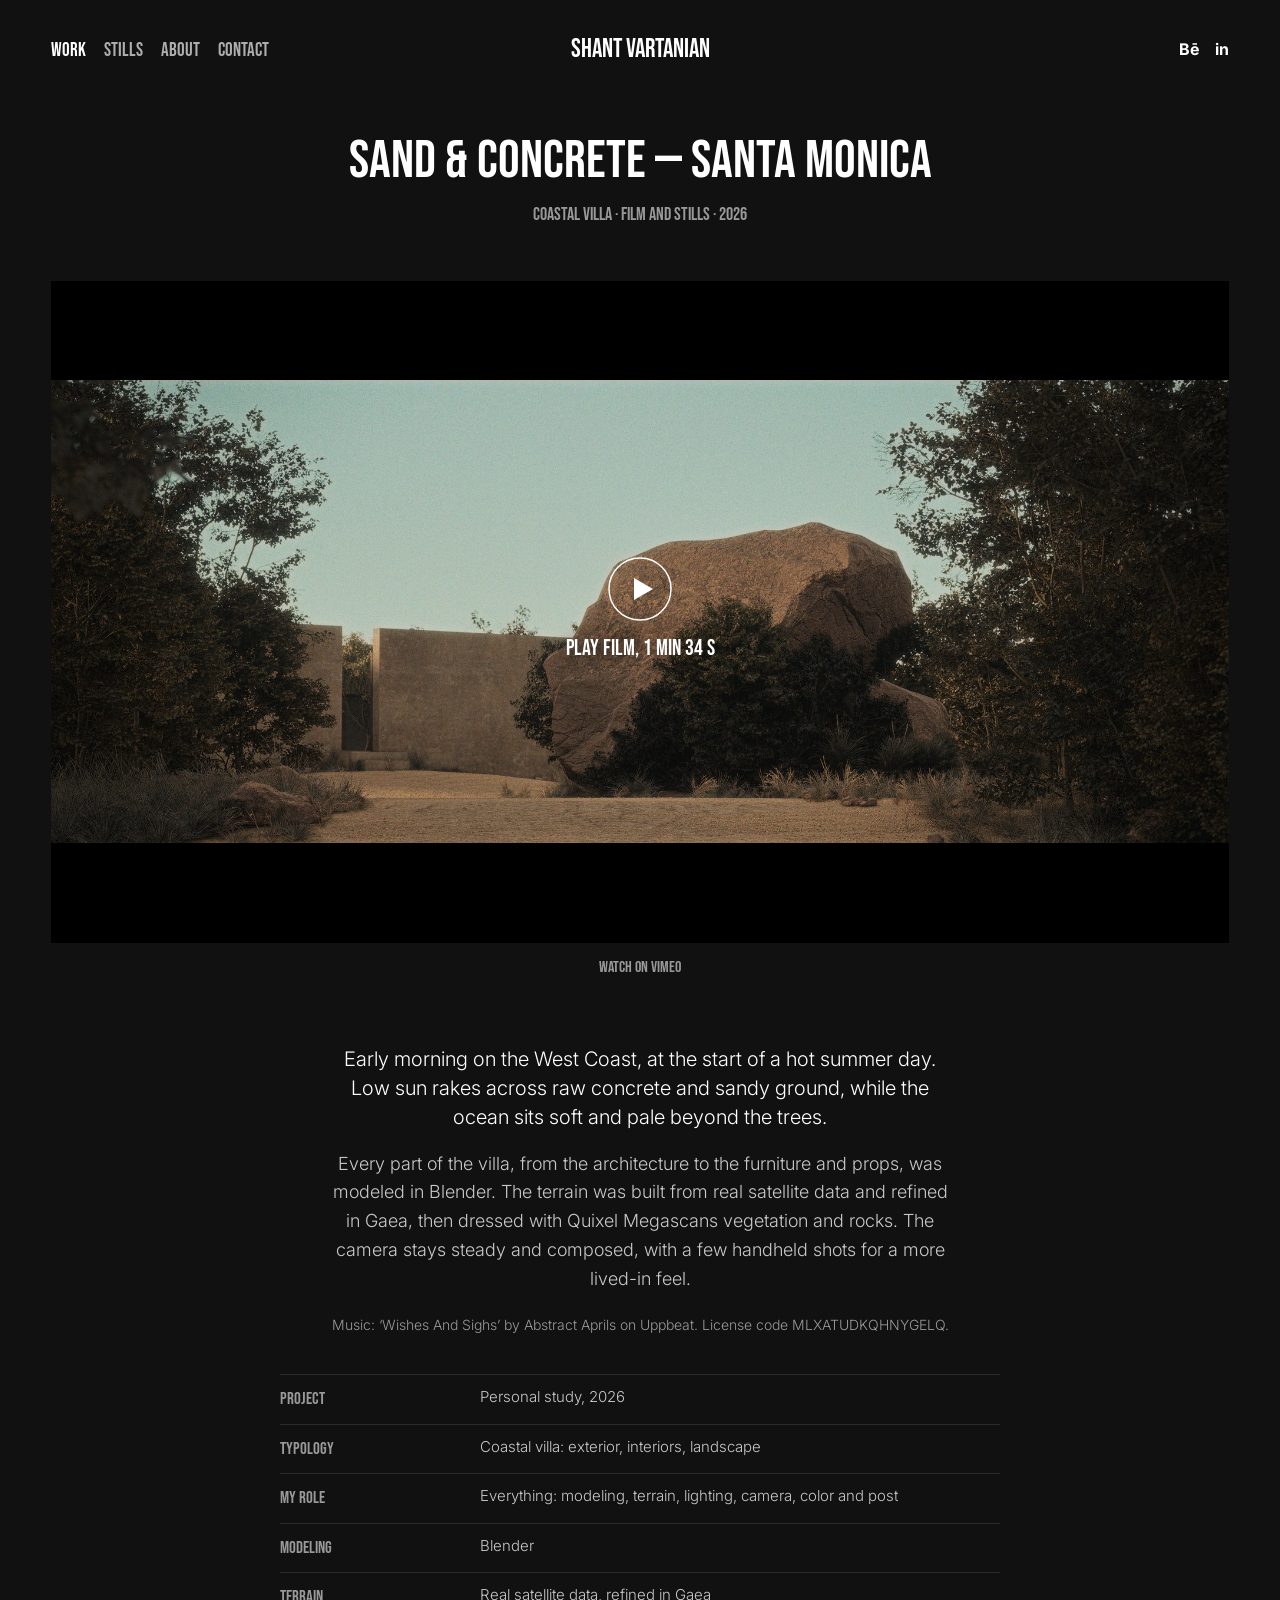
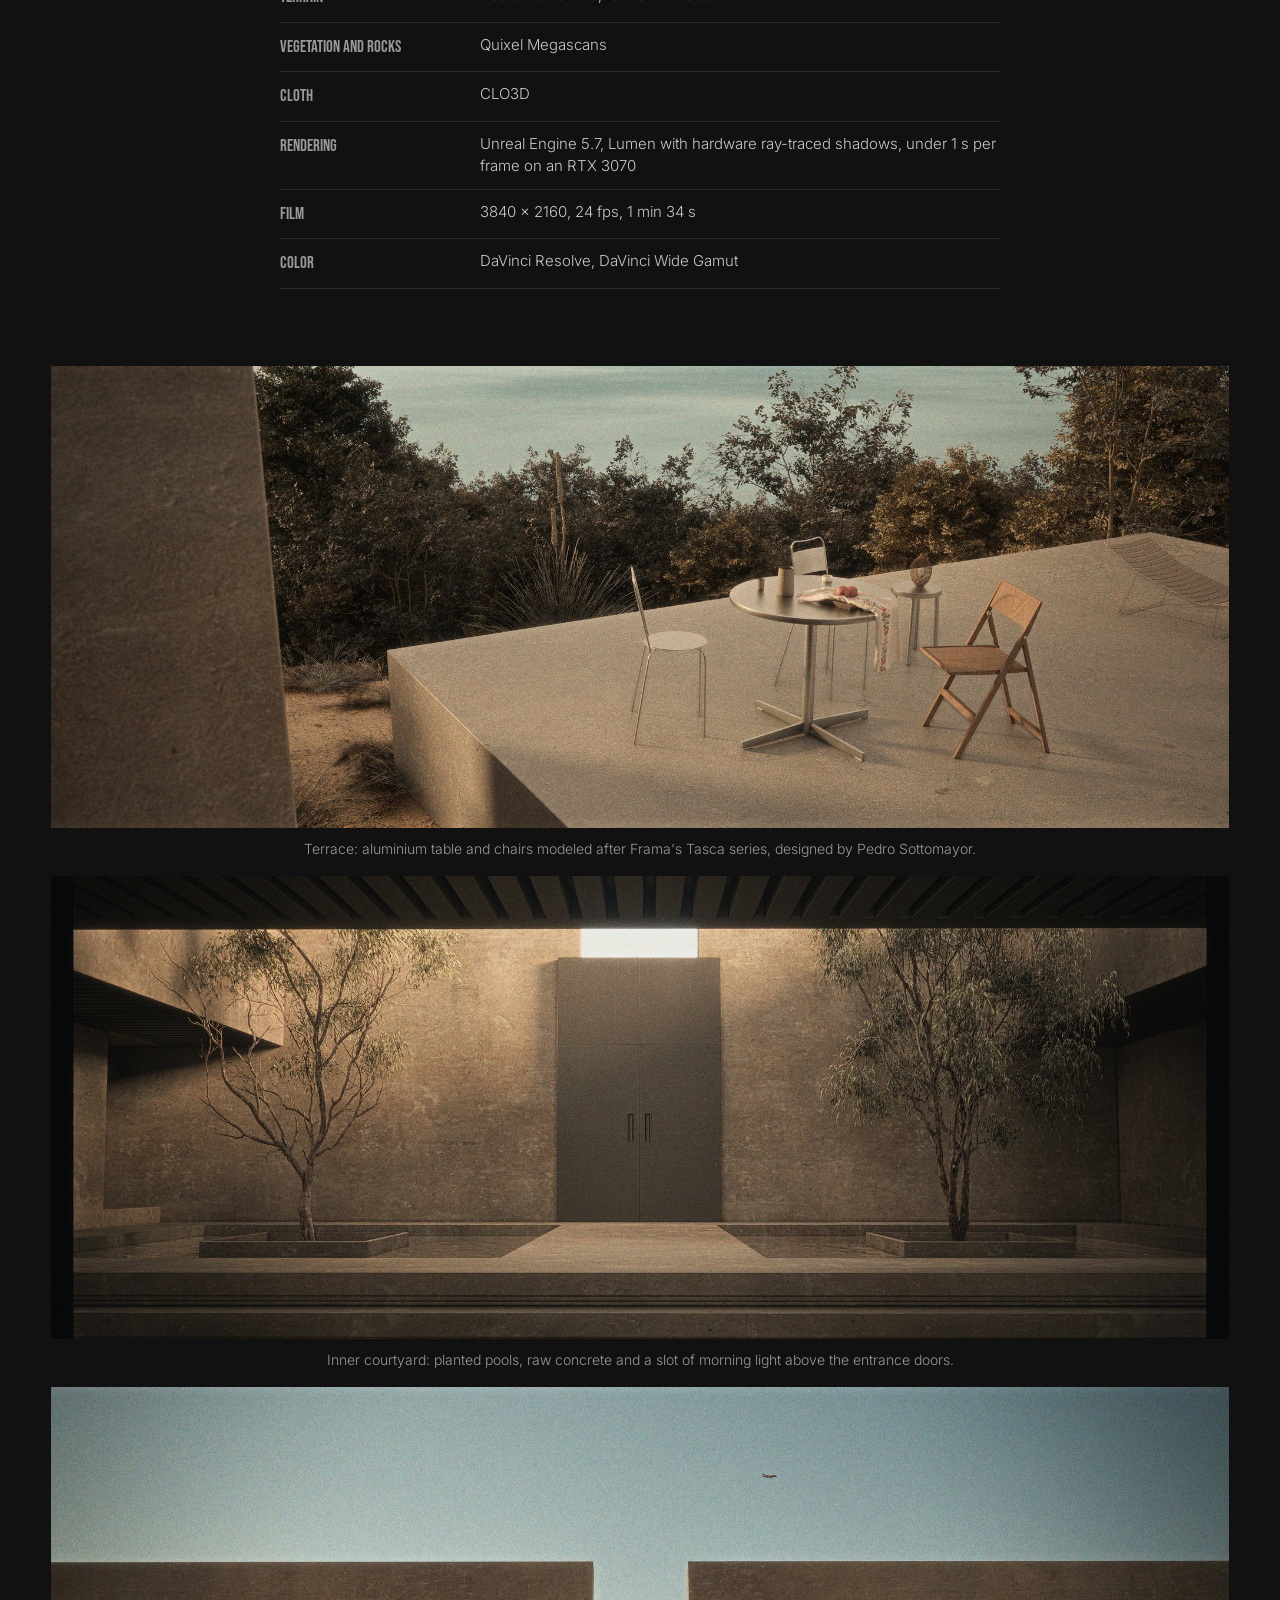
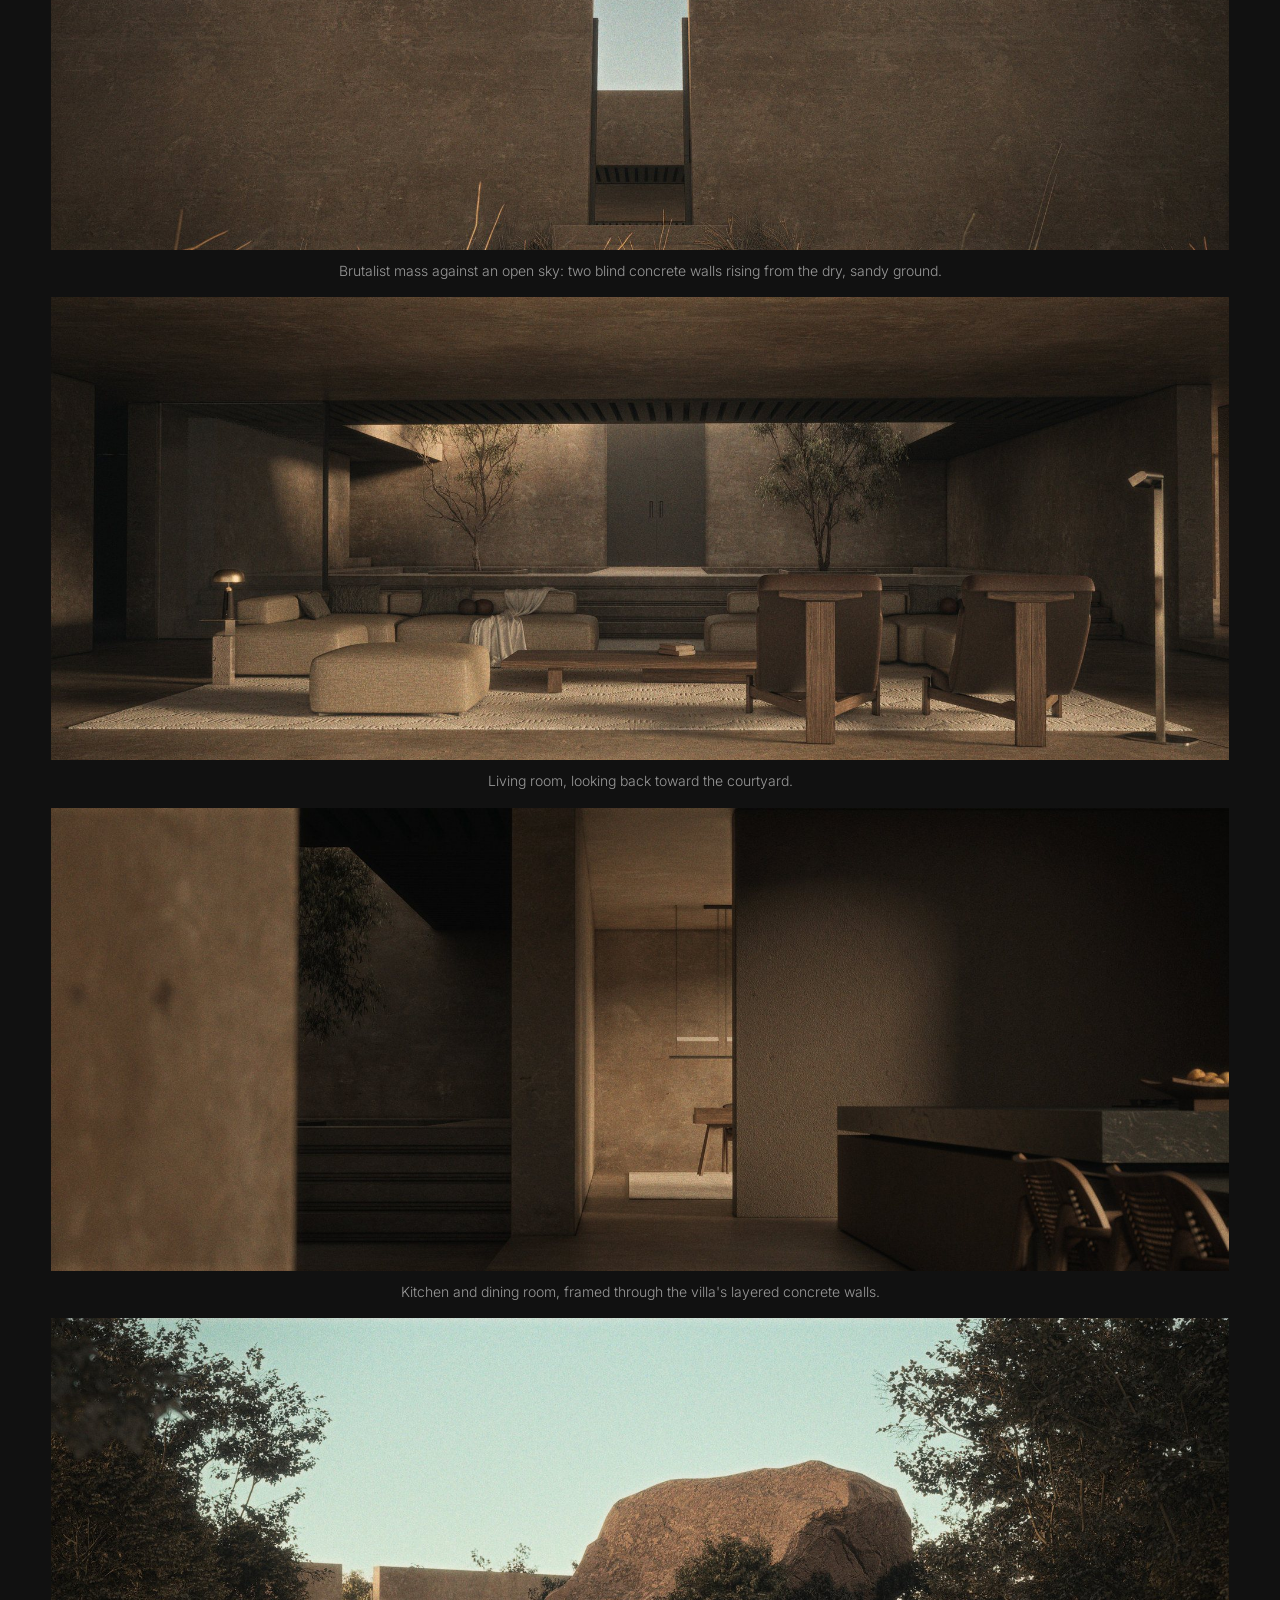
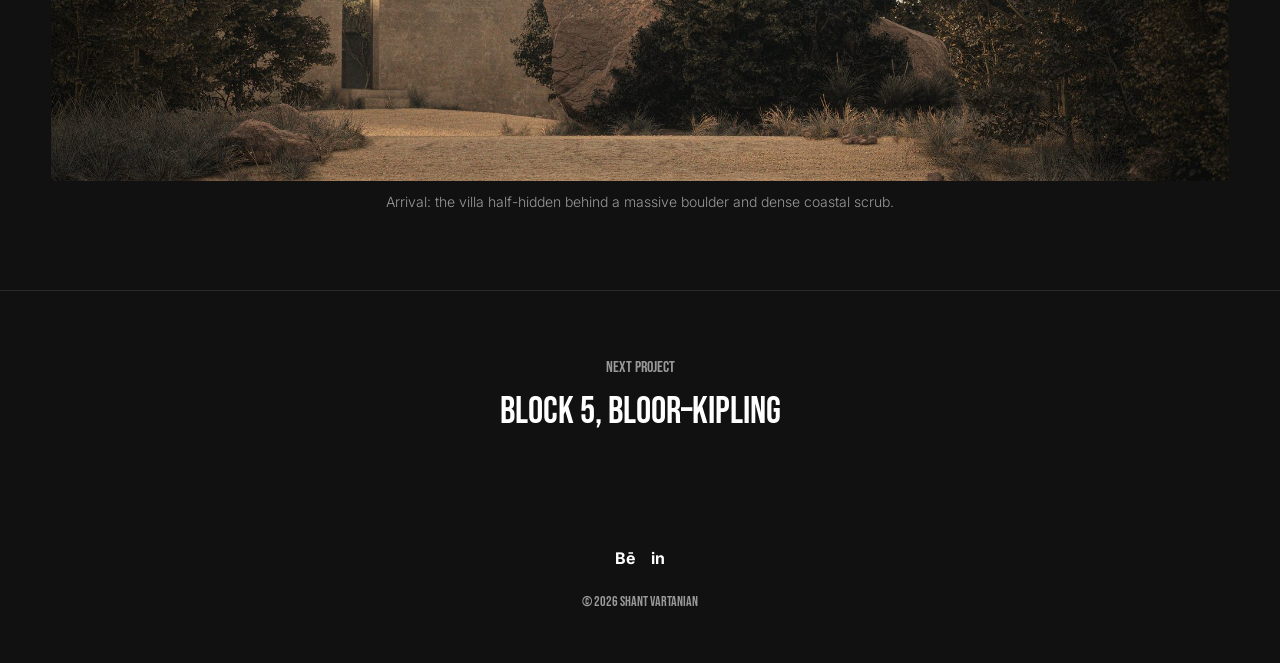
<file: work/sand-and-concrete.html>
<!DOCTYPE html>
<html lang="en">
<head>
<meta charset="utf-8">
<meta name="viewport" content="width=device-width, initial-scale=1">
<title>Sand &amp; Concrete — Santa Monica | Shant Vartanian</title>
<meta name="description" content="Early morning on the West Coast, at the start of a hot summer day. Low sun rakes across raw concrete and sandy ground, while the ocean sits soft and pale beyond the trees.">
<meta property="og:title" content="Sand &amp; Concrete — Santa Monica | Shant Vartanian">
<meta property="og:description" content="Early morning on the West Coast, at the start of a hot summer day. Low sun rakes across raw concrete and sandy ground, while the ocean sits soft and pale beyond the trees.">
<meta property="og:type" content="website">
<meta property="og:image" content="https://shantvartanian.github.io/img/og.jpg">
<meta property="og:url" content="https://shantvartanian.github.io/work/sand-and-concrete.html">
<meta name="twitter:card" content="summary_large_image">
<link rel="icon" href="data:image/svg+xml,%3Csvg xmlns='http://www.w3.org/2000/svg' viewBox='0 0 64 64'%3E%3Crect width='64' height='64' fill='%23111'/%3E%3Ctext x='32' y='45' font-family='Arial Narrow,Arial' font-size='34' font-weight='700' text-anchor='middle' fill='%23fff'%3ESV%3C/text%3E%3C/svg%3E">
<link rel="preconnect" href="https://fonts.googleapis.com">
<link rel="preconnect" href="https://fonts.gstatic.com" crossorigin>
<link href="https://fonts.googleapis.com/css2?family=Bebas+Neue&family=Inter:wght@300;400;700&display=swap" rel="stylesheet">
<link rel="stylesheet" href="../site.css">
</head>
<body>
<a class="skip" href="#main">Skip to content</a>

<header class="wrap site-head">
  <nav class="nav" aria-label="Main">
    <a href="../index.html" aria-current="page">Work</a>
    <a href="../stills.html">Stills</a>
    <a href="../about.html">About</a>
    <a href="../contact.html">Contact</a>
  </nav>
  <a class="name" href="../index.html">Shant Vartanian</a>
  <div class="profiles"><a href="https://www.behance.net/shantvartanian" aria-label="Behance">Bē</a><a href="https://www.linkedin.com/in/shant-vartanian-483949226/" aria-label="LinkedIn">in</a></div>
</header>

<main id="main">
<section class="wrap page-head p-head">
  <h1>Sand &amp; Concrete — Santa Monica</h1>
  <p class="kind">Coastal villa · Film and stills · 2026</p>
</section>
<section class="wrap" aria-label="Film">
  <div class="film">
    <button class="film-poster" type="button" data-vimeo="1247907923" aria-label="Play the Sand &amp; Concrete — Santa Monica film">
      <img src="../img/santa-monica/06-boulder.jpg" srcset="../img/santa-monica/06-boulder-sm.jpg 960w, ../img/santa-monica/06-boulder.jpg 2000w" sizes="100vw" style="object-fit:contain" alt="Film poster: Sand &amp; Concrete — Santa Monica" loading="lazy" decoding="async">
      <span class="play"><svg viewBox="0 0 64 64" aria-hidden="true"><circle cx="32" cy="32" r="31" fill="none" stroke="currentColor" stroke-width="1.5"/><path d="M26 21 L45 32 L26 43 Z" fill="currentColor"/></svg><span>Play film, 1 min 34 s</span></span>
    </button>
  </div>
  <p class="film-meta"><a href="https://vimeo.com/1247907923">Watch on Vimeo</a></p>
</section>
<section class="wrap read p-text"><p>Early morning on the West Coast, at the start of a hot summer day. Low sun rakes across raw concrete and sandy ground, while the ocean sits soft and pale beyond the trees.</p><p>Every part of the villa, from the architecture to the furniture and props, was modeled in Blender. The terrain was built from real satellite data and refined in Gaea, then dressed with Quixel Megascans vegetation and rocks. The camera stays steady and composed, with a few handheld shots for a more lived-in feel.</p><p class="credit">Music: ‘Wishes And Sighs’ by Abstract Aprils on Uppbeat. License code MLXATUDKQHNYGELQ.</p></section>
<section class="wrap"><dl class="details"><div><dt>Project</dt><dd>Personal study, 2026</dd></div><div><dt>Typology</dt><dd>Coastal villa: exterior, interiors, landscape</dd></div><div><dt>My role</dt><dd>Everything: modeling, terrain, lighting, camera, color and post</dd></div><div><dt>Modeling</dt><dd>Blender</dd></div><div><dt>Terrain</dt><dd>Real satellite data, refined in Gaea</dd></div><div><dt>Vegetation and rocks</dt><dd>Quixel Megascans</dd></div><div><dt>Cloth</dt><dd>CLO3D</dd></div><div><dt>Rendering</dt><dd>Unreal Engine 5.7, Lumen with hardware ray-traced shadows, under 1 s per frame on an RTX 3070</dd></div><div><dt>Film</dt><dd>3840 × 2160, 24 fps, 1 min 34 s</dd></div><div><dt>Color</dt><dd>DaVinci Resolve, DaVinci Wide Gamut</dd></div></dl></section>
<section class="wrap sequence" aria-label="Stills">
<figure><button type="button" class="seq-btn" data-full="../img/santa-monica/01-terrace.jpg" data-caption="Terrace: aluminium table and chairs modeled after Frama&#x27;s Tasca series, designed by Pedro Sottomayor." aria-label="View larger: Aluminium table and chairs on a concrete terrace above the coast"><img src="../img/santa-monica/01-terrace.jpg" srcset="../img/santa-monica/01-terrace-sm.jpg 960w, ../img/santa-monica/01-terrace.jpg 2000w" sizes="100vw" alt="Aluminium table and chairs on a concrete terrace above the coast" loading="lazy" decoding="async"></button><figcaption>Terrace: aluminium table and chairs modeled after Frama&#x27;s Tasca series, designed by Pedro Sottomayor.</figcaption></figure>
<figure><button type="button" class="seq-btn" data-full="../img/santa-monica/02-courtyard.jpg" data-caption="Inner courtyard: planted pools, raw concrete and a slot of morning light above the entrance doors." aria-label="View larger: Inner courtyard with planted pools and tall entrance doors"><img src="../img/santa-monica/02-courtyard.jpg" srcset="../img/santa-monica/02-courtyard-sm.jpg 960w, ../img/santa-monica/02-courtyard.jpg 2000w" sizes="100vw" alt="Inner courtyard with planted pools and tall entrance doors" loading="lazy" decoding="async"></button><figcaption>Inner courtyard: planted pools, raw concrete and a slot of morning light above the entrance doors.</figcaption></figure>
<figure><button type="button" class="seq-btn" data-full="../img/santa-monica/03-entrance.jpg" data-caption="Brutalist mass against an open sky: two blind concrete walls rising from the dry, sandy ground." aria-label="View larger: Two blind concrete walls rising from dry grass against the sky"><img src="../img/santa-monica/03-entrance.jpg" srcset="../img/santa-monica/03-entrance-sm.jpg 960w, ../img/santa-monica/03-entrance.jpg 2000w" sizes="100vw" alt="Two blind concrete walls rising from dry grass against the sky" loading="lazy" decoding="async"></button><figcaption>Brutalist mass against an open sky: two blind concrete walls rising from the dry, sandy ground.</figcaption></figure>
<figure><button type="button" class="seq-btn" data-full="../img/santa-monica/04-living.jpg" data-caption="Living room, looking back toward the courtyard." aria-label="View larger: Living room looking back toward the courtyard"><img src="../img/santa-monica/04-living.jpg" srcset="../img/santa-monica/04-living-sm.jpg 960w, ../img/santa-monica/04-living.jpg 2000w" sizes="100vw" alt="Living room looking back toward the courtyard" loading="lazy" decoding="async"></button><figcaption>Living room, looking back toward the courtyard.</figcaption></figure>
<figure><button type="button" class="seq-btn" data-full="../img/santa-monica/05-kitchen.jpg" data-caption="Kitchen and dining room, framed through the villa&#x27;s layered concrete walls." aria-label="View larger: Kitchen and dining room framed by concrete walls"><img src="../img/santa-monica/05-kitchen.jpg" srcset="../img/santa-monica/05-kitchen-sm.jpg 960w, ../img/santa-monica/05-kitchen.jpg 2000w" sizes="100vw" alt="Kitchen and dining room framed by concrete walls" loading="lazy" decoding="async"></button><figcaption>Kitchen and dining room, framed through the villa&#x27;s layered concrete walls.</figcaption></figure>
<figure><button type="button" class="seq-btn" data-full="../img/santa-monica/06-boulder.jpg" data-caption="Arrival: the villa half-hidden behind a massive boulder and dense coastal scrub." aria-label="View larger: The villa half-hidden behind a massive boulder and coastal scrub"><img src="../img/santa-monica/06-boulder.jpg" srcset="../img/santa-monica/06-boulder-sm.jpg 960w, ../img/santa-monica/06-boulder.jpg 2000w" sizes="100vw" alt="The villa half-hidden behind a massive boulder and coastal scrub" loading="lazy" decoding="async"></button><figcaption>Arrival: the villa half-hidden behind a massive boulder and dense coastal scrub.</figcaption></figure>
</section>
<nav class="wrap next" aria-label="Next project"><span>Next project</span><a href="block-5-bloor-kipling.html">Block 5, Bloor–Kipling</a></nav>
</main>
<footer class="wrap site-foot">
  <div class="profiles"><a href="https://www.behance.net/shantvartanian" aria-label="Behance">Bē</a><a href="https://www.linkedin.com/in/shant-vartanian-483949226/" aria-label="LinkedIn">in</a></div>
  <small>&copy; <span data-year>2026</span> Shant Vartanian</small>
</footer>
<script src="../site.js"></script>
</body>
</html>
</file>
<file: site.css>
/* Shant Vartanian portfolio
   Matched to his Adobe Portfolio theme: #111 ground, condensed capitals for name, menu and titles,
   light grotesk for reading text, everything centred, images full width. */
:root {
  --bg: #111111;
  --white: #FFFFFF;
  --text: #C8C8C8;      /* reading text */
  --muted: #999999;     /* years, labels, subtitles */
  --nav: #AEAEAE;       /* menu */
  --rule: #2A2A2A;
  --display: "Bebas Neue", "Oswald", "Arial Narrow", sans-serif;
  --body: "Inter", "Helvetica Neue", Arial, sans-serif;
  --gutter: max(16px, 4vw);
  --read: 720px;
  --fit-h: calc(100vh - 40px);   /* tallest an image may be and still fit on screen */
  color-scheme: dark;
}
@supports (height: 100svh) { :root { --fit-h: calc(100svh - 40px); } }

*, *::before, *::after { box-sizing: border-box; }
html { background: var(--bg); -webkit-text-size-adjust: 100%; }
body {
  margin: 0; background: var(--bg); color: var(--text);
  font-family: var(--body); font-weight: 300; font-size: 18px; line-height: 1.6;
  -webkit-font-smoothing: antialiased;
}
img { display: block; max-width: 100%; height: auto; }
a { color: inherit; text-decoration: none; }
p { margin: 0; }
p + p { margin-top: 1em; }
h1, h2, h3 { margin: 0; font-family: var(--display); font-weight: 400; color: var(--white); line-height: 1.1; text-wrap: balance; }
:focus-visible { outline: 2px solid var(--white); outline-offset: 3px; }
.skip { position: absolute; left: -9999px; }
.skip:focus { left: 16px; top: 12px; background: var(--white); color: var(--bg); padding: 8px 12px; z-index: 10; }
.wrap { padding-inline: var(--gutter); }
.read { max-width: var(--read); margin-inline: auto; text-align: center; }
.text-link { color: var(--white); border-bottom: 1px solid #555; }
.text-link:hover { border-color: var(--white); }

/* Header: menu left, name centred, profiles right */
.site-head {
  display: grid; grid-template-columns: 1fr auto 1fr; align-items: center; gap: 24px;
  padding-block: clamp(28px, 2.9vw, 56px) clamp(24px, 2.6vw, 50px);
}
.nav { display: flex; gap: 18px; font-family: var(--display); font-size: 19px; line-height: 1; }
.nav a { color: var(--nav); }
.nav a:hover, .nav a[aria-current="page"] { color: var(--white); }
.name { font-family: var(--display); font-size: clamp(26px, 1.85vw, 35px); line-height: 1; color: var(--white); white-space: nowrap; }
.profiles { display: flex; justify-content: flex-end; gap: 16px; font-weight: 700; font-size: 16px; color: var(--white); }
.profiles a:hover { color: var(--nav); }

/* Masthead */
.masthead { position: relative; height: clamp(360px, 34.4vw, 700px); overflow: hidden; display: grid; place-items: center; text-align: center; }
.masthead img { position: absolute; inset: 0; width: 100%; height: 100%; object-fit: cover; object-position: 55% 60%; }
.masthead::after { content: ""; position: absolute; inset: 0; background: rgba(34, 34, 34, .35); }
.masthead-text { position: relative; z-index: 1; padding: 0 var(--gutter); max-width: 900px; }
.masthead h1 { font-size: clamp(36px, 3.15vw, 60px); line-height: 1.13; }
.masthead p { font-family: var(--display); font-size: clamp(18px, 1.25vw, 24px); line-height: 1.25; color: var(--muted); margin-top: 14px; }

/* Covers */
.covers { display: grid; gap: clamp(36px, 4vw, 72px); padding-block: clamp(10px, 1vw, 16px) clamp(48px, 6vw, 96px); }
.cover { display: block; text-align: center; }
.cover-img { aspect-ratio: 16 / 9; width: min(100%, calc(var(--fit-h) * 1.7778)); margin-inline: auto; overflow: hidden; background: #1a1a1a; }
.cover-img img { width: 100%; height: 100%; object-fit: cover; transition: opacity .5s; }
.cover:hover .cover-img img { opacity: .82; }
.cover h2 { font-size: 24px; line-height: 28px; margin-top: 18px; }
.cover p { font-family: var(--display); font-size: 16px; line-height: 20px; color: var(--muted); margin-top: 4px; }

/* Page heads */
.page-head { text-align: center; padding-block: clamp(24px, 3vw, 56px) clamp(32px, 4vw, 64px); }
.page-head h1 { font-size: clamp(30px, 2vw, 40px); }
.page-head p { color: var(--muted); margin: 12px auto 0; max-width: 60ch; font-size: 16px; }
.p-head h1 { font-size: clamp(44px, 4.2vw, 80px); line-height: 1; }
.p-head .kind { font-family: var(--display); font-size: clamp(18px, 1.25vw, 24px); color: var(--muted); margin-top: 12px; }

/* Stills grid: justified rows by aspect ratio */
.stills { display: flex; flex-wrap: wrap; gap: 8px; padding-bottom: clamp(48px, 6vw, 96px); }
.stills::after { content: ""; flex-grow: 999; }
.still { flex-grow: var(--r); flex-basis: calc(var(--r) * 230px); margin: 0; }
.still button { all: unset; display: block; width: 100%; cursor: zoom-in; }
.still button:focus-visible { outline: 2px solid var(--white); outline-offset: 2px; }
.still img { width: 100%; aspect-ratio: var(--r); object-fit: cover; background: #1a1a1a; }

/* Film */
.film { --r: 1.7778; position: relative; aspect-ratio: 16 / 9; width: min(100%, calc(var(--fit-h) * var(--r))); margin-inline: auto; background: #000; }
.film--43 { --r: 1.3333; aspect-ratio: 4 / 3; }
.film-poster { all: unset; position: absolute; inset: 0; cursor: pointer; }
.film-poster img { width: 100%; height: 100%; object-fit: cover; opacity: .85; transition: opacity .4s; }
.film-poster:hover img, .film-poster:focus-visible img { opacity: 1; }
.film-poster:focus-visible { outline: 2px solid var(--white); outline-offset: 3px; }
.play { position: absolute; inset: 0; display: grid; place-items: center; align-content: center; gap: 10px; color: #fff; font-family: var(--display); font-size: 22px; text-shadow: 0 1px 14px rgba(0,0,0,.5); }
.play svg { width: clamp(56px, 5vw, 80px); height: auto; margin-inline: auto; }
.film iframe { position: absolute; inset: 0; width: 100%; height: 100%; border: 0; }
.film-meta { text-align: center; font-family: var(--display); font-size: 16px; color: var(--muted); padding-top: 12px; }
.film-meta a:hover { color: var(--white); }

/* Project text and details */
.p-text { padding-block: clamp(40px, 5vw, 80px) clamp(28px, 3vw, 48px); }
.p-text p:first-child { color: var(--white); font-size: clamp(20px, 1.4vw, 24px); line-height: 1.45; }
.credit { font-size: 14px; color: var(--muted); margin-top: 20px !important; }
.details { max-width: var(--read); margin: 0 auto clamp(48px, 6vw, 88px); border-top: 1px solid var(--rule); }
.details div { display: grid; grid-template-columns: 180px minmax(0, 1fr); gap: 20px; padding: 11px 0; border-bottom: 1px solid var(--rule); font-size: 15px; line-height: 1.5; }
.details dt { font-family: var(--display); font-size: 17px; color: var(--muted); padding-top: 1px; }
.details dd { margin: 0; color: var(--text); }

.sequence { display: grid; gap: clamp(10px, 1.2vw, 20px); padding-bottom: clamp(48px, 6vw, 96px); }
.sequence figure { margin: 0; }
.sequence .pair { display: grid; grid-template-columns: 1fr 1fr; gap: clamp(10px, 1.2vw, 20px); align-items: start; }
.sequence figcaption { text-align: center; font-size: 14px; color: var(--muted); padding-top: 10px; max-width: 80ch; margin-inline: auto; }
.seq-btn { all: unset; display: block; width: 100%; cursor: zoom-in; }
.sequence img { width: auto; max-width: 100%; max-height: var(--fit-h); margin-inline: auto; }

/* Process switch (Block 5) */
.stage-fig { margin: 0; }
.stage-frame { position: relative; aspect-ratio: 3 / 2; width: min(100%, calc(var(--fit-h) * 1.5)); margin-inline: auto; background: #1a1a1a; overflow: hidden; }
.stage-frame img { position: absolute; inset: 0; width: 100%; height: 100%; object-fit: cover; opacity: 0; transition: opacity .45s ease; }
.stage-frame img.on { opacity: 1; }
.stage-bar { display: flex; flex-wrap: wrap; justify-content: center; align-items: center; gap: 6px 26px; padding-top: 14px; }
.stage-bar [role="tablist"] { display: flex; gap: 4px; border: 1px solid #333; padding: 3px; }
.stage-btn { all: unset; cursor: pointer; font-family: var(--display); font-size: 18px; line-height: 1; padding: 8px 14px 7px; color: var(--muted); }
.stage-btn:hover { color: var(--white); }
.stage-btn[aria-selected="true"] { background: var(--white); color: var(--bg); }
.stage-btn:focus-visible { outline: 2px solid var(--white); outline-offset: 2px; }
.stage-cap { font-size: 14px; color: var(--muted); text-align: center; min-height: 1.5em; }

.next { text-align: center; padding-block: clamp(40px, 5vw, 72px); border-top: 1px solid var(--rule); }
.next span { display: block; font-family: var(--display); font-size: 16px; color: var(--muted); }
.next a { font-family: var(--display); font-size: clamp(32px, 3vw, 52px); color: var(--white); }
.next a:hover { color: var(--nav); }

/* About */
.about-text { padding-bottom: clamp(40px, 5vw, 72px); }
.about-text p:first-child { color: var(--white); font-size: clamp(20px, 1.4vw, 24px); line-height: 1.45; }
.block { max-width: var(--read); margin: 0 auto clamp(40px, 4.5vw, 64px); text-align: center; }
.block h2 { font-size: 26px; margin-bottom: 18px; }
.jobs { list-style: none; margin: 0; padding: 0; display: grid; gap: 26px; }
.jobs .when { display: block; font-family: var(--display); font-size: 17px; color: var(--muted); }
.jobs .what { display: block; font-family: var(--display); font-size: 24px; color: var(--white); line-height: 1.2; margin-top: 2px; }
.jobs .desc { display: block; font-size: 16px; margin-top: 6px; }
.tools { display: grid; gap: 14px; }
.tools div { font-size: 16px; }
.tools dt { font-family: var(--display); font-size: 17px; color: var(--muted); }
.tools dd { margin: 0; color: var(--text); }
.tools .lead dd { color: var(--white); font-size: 19px; }

/* Contact */
.contact { padding-bottom: clamp(56px, 7vw, 120px); }
.contact .email { display: inline-block; font-family: var(--display); font-size: clamp(30px, 2.6vw, 48px); color: var(--white); margin-top: 28px; }
.contact .email:hover { color: var(--nav); }
.contact-links { display: flex; justify-content: center; gap: 28px; margin-top: 22px; font-family: var(--display); font-size: 22px; }
.contact-links a { color: var(--nav); }
.contact-links a:hover { color: var(--white); }
.contact .where { margin-top: 18px; color: var(--muted); font-size: 15px; }

/* Footer */
.site-foot { text-align: center; padding-block: 40px 48px; }
.site-foot .profiles { justify-content: center; margin-bottom: 14px; }
.site-foot small { font-family: var(--display); font-size: 14px; color: var(--muted); }

/* Lightbox */
.lightbox { border: 0; padding: 0; margin: 0; width: 100vw; height: 100vh; max-width: none; max-height: none; background: rgba(10,10,10,.97); color: var(--text); }
.lightbox[open] { display: grid; grid-template-rows: auto minmax(0, 1fr) auto; }
.lightbox::backdrop { background: rgba(0,0,0,.9); }
.lb-bar, .lb-foot { display: flex; justify-content: space-between; align-items: center; gap: 16px; padding: 14px var(--gutter); font-size: 14px; color: var(--muted); }
.lb-stage { display: grid; place-items: center; padding: 0 var(--gutter); min-height: 0; }
.lb-stage img { max-width: 100%; max-height: 100%; object-fit: contain; }
.lb-btn { all: unset; cursor: pointer; font-family: var(--display); font-size: 18px; color: var(--white); padding: 6px 4px; }
.lb-btn:hover { color: var(--nav); }
.lb-btn:focus-visible { outline: 2px solid var(--white); }

@media (max-width: 760px) {
  .site-head { grid-template-columns: 1fr; justify-items: center; gap: 14px; }
  .site-head .name { order: -1; }
  .profiles { justify-content: center; }
  .sequence .pair { grid-template-columns: 1fr; }
  .details div { grid-template-columns: 1fr; gap: 2px; }
  .still { flex-basis: 100%; }
  .stage-btn { font-size: 16px; padding: 7px 10px 6px; }
}
@media (prefers-reduced-motion: reduce) {
  *, *::before, *::after { transition: none !important; animation: none !important; }
}
</file>
